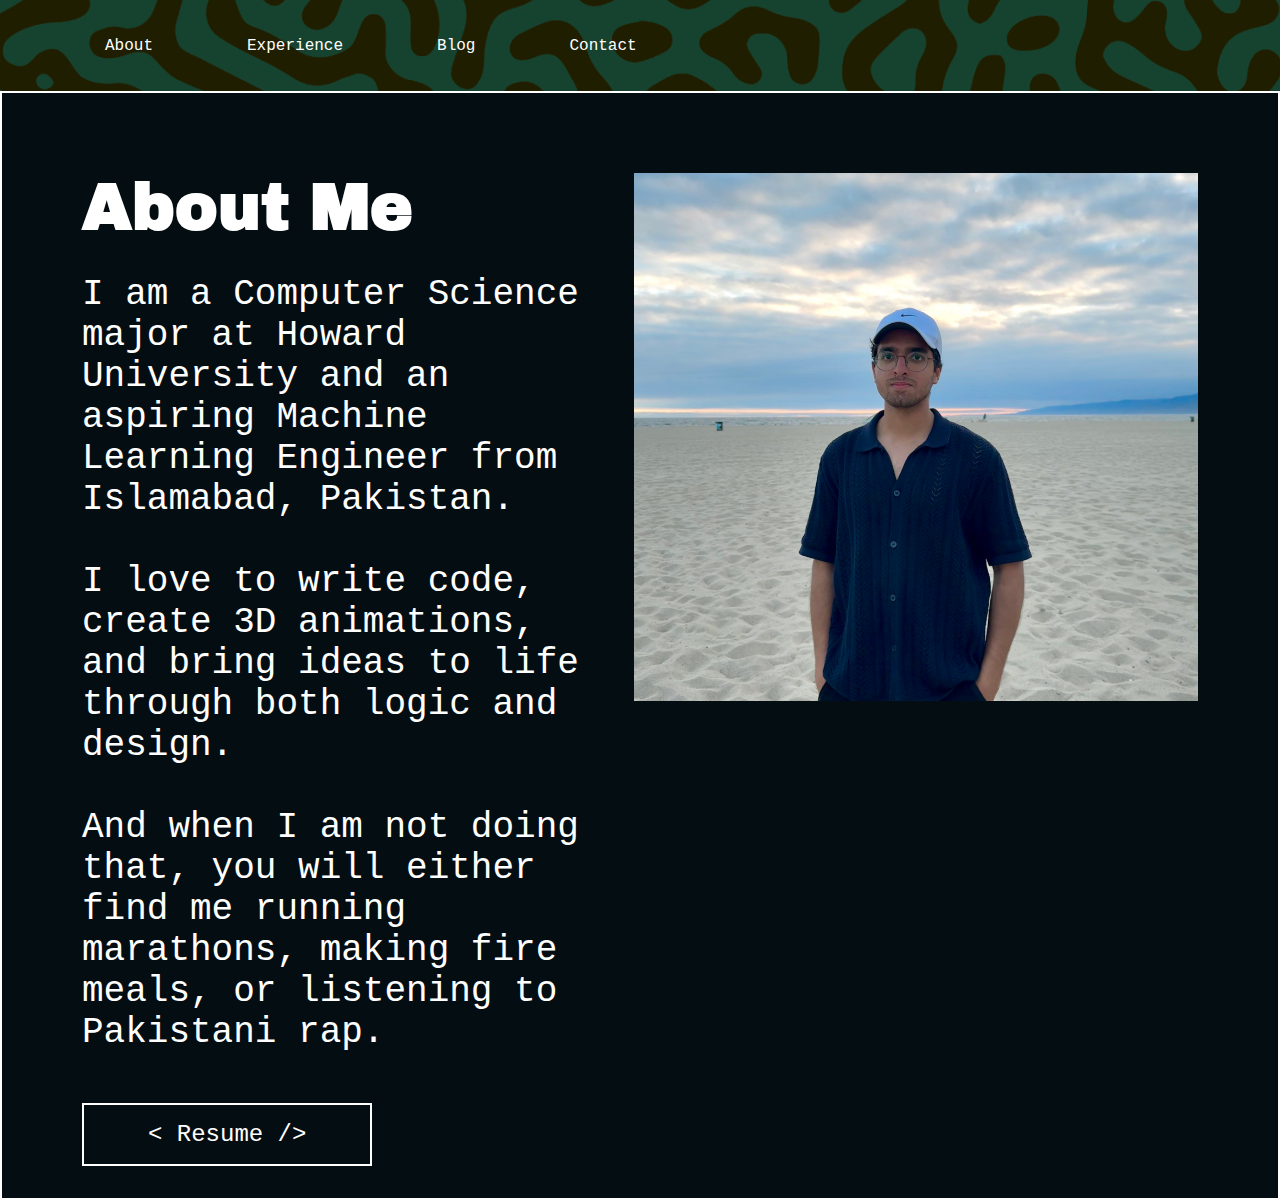
<file: about.html>
<!DOCTYPE html>
<html lang="en">
<head>
    <meta charset="UTF-8">
    <meta name="viewport" content="width=device-width, initial-scale=1.0">
    <link rel="stylesheet" href="styles.css">
    <title>About - Nafay</title>
</head>
<body>
    <!-- Header (Navigation Bar) -->
    <header>
        <div class="header-content">
            <div class="header-text">
                <ul>
                    <li><a href="about.html">About</a></li>
                    <!-- <li><a href="projects.html">Projects</a></li> -->
                    <li><a href="work.html">Experience</a></li>
                    <li><a href="essays.html">Blog</a></li>
                    <li><a href="contact.html">Contact</a></li>

                </ul>
            </div>
        </div>
    </header>

    <!-- About Section -->
    <section id="about" class="second">

        <div class="second-box">
            <div class="center-box">
            <div class="hero">
                <div class="hero-text">
                    <h1 style="font-size: 4rem;">About Me</h1>
                    <h2 style="margin-left: 0rem; margin-top: 2rem; margin-right: 2rem;" >
                        I am a Computer Science major at Howard University and an aspiring Machine Learning Engineer from Islamabad, Pakistan. <br><br> 
                        I love to write code, create 3D animations, and bring ideas to life through both logic and design. <br><br> 
                        And when I am not doing that, you will either find me running marathons, making fire meals, or listening to Pakistani rap.
                     </h2>
                     <button onclick="window.open('https://drive.google.com/file/d/1s7chyFBc22gHdslK_Ze8qJPeIGTl3c7P/view?usp=sharing');" class="hero-button">&lt; Resume /&gt;</button>
                </div>
                <div>
                    <img class="header-graphic" src="IMG_4845 (2).jpg" alt="Image cannot be displayed">
                </div>
            </div>
            

        </div>
    </div>
</file>
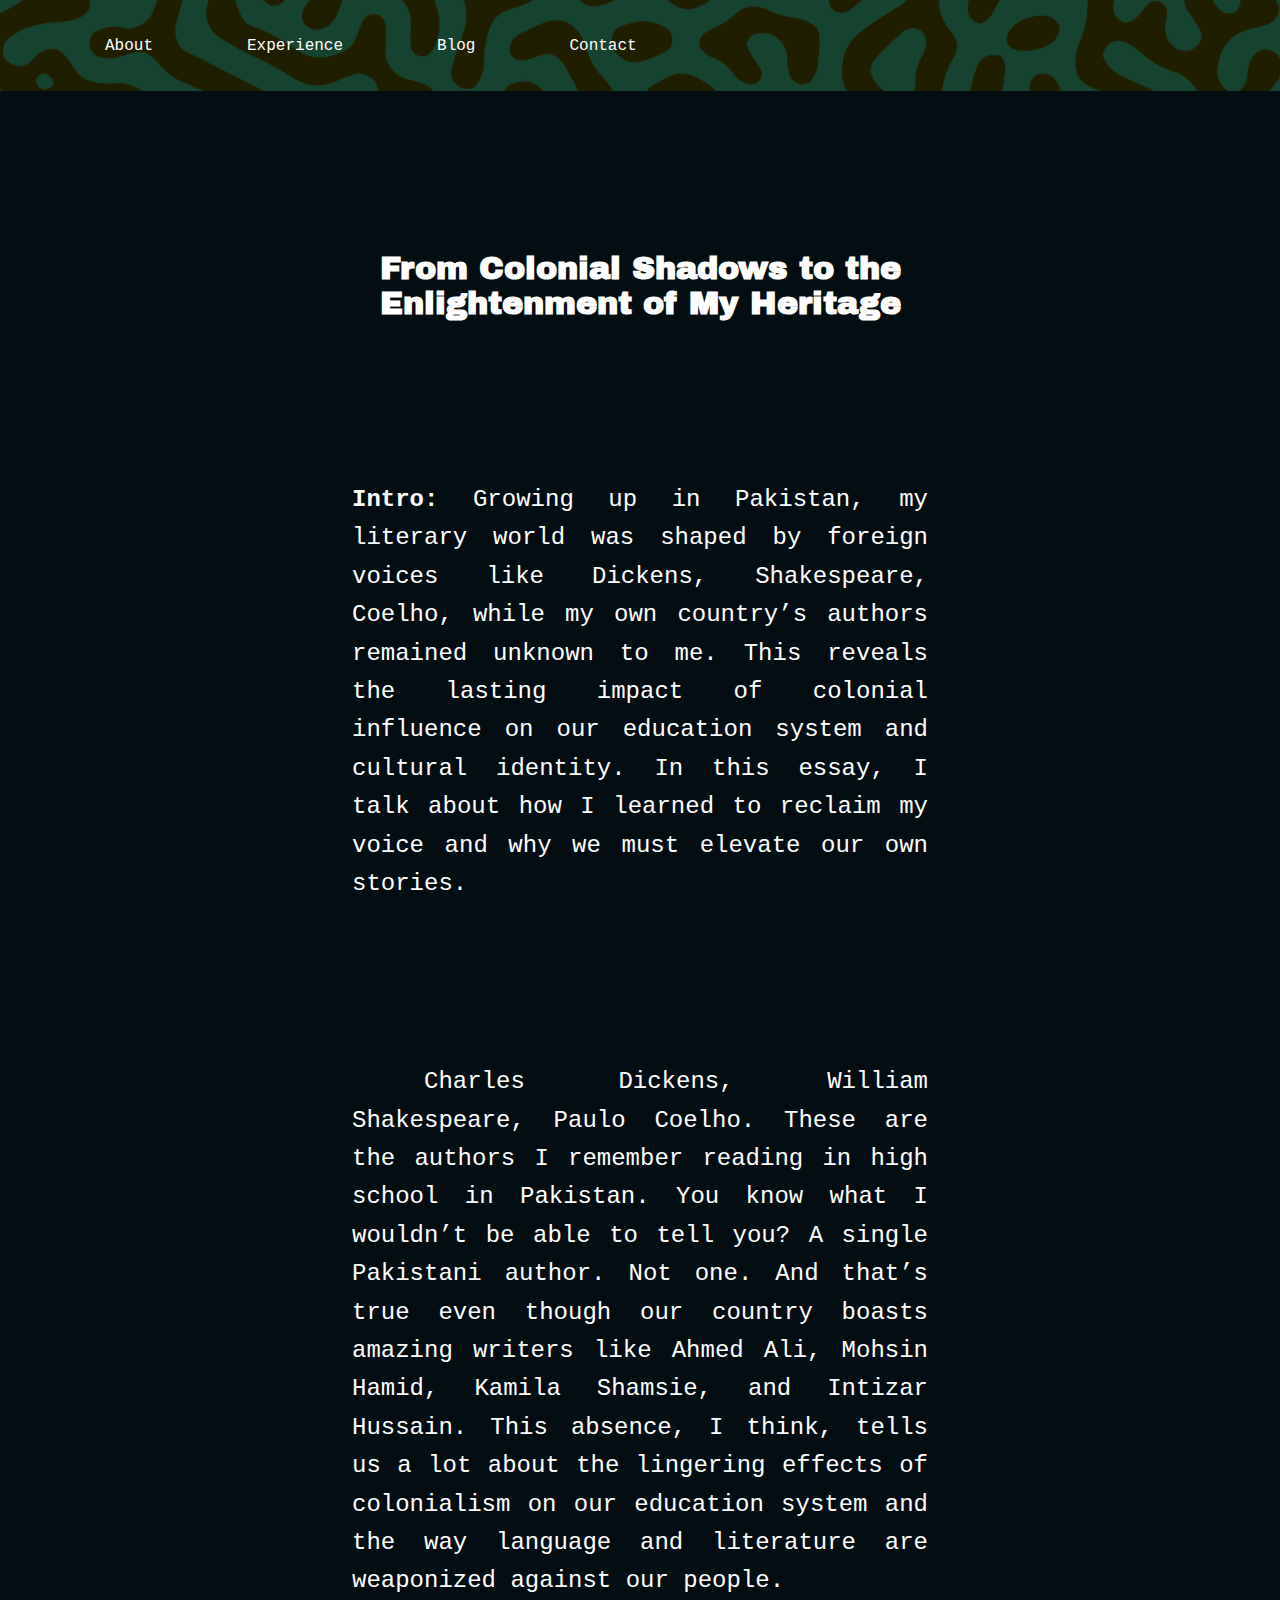
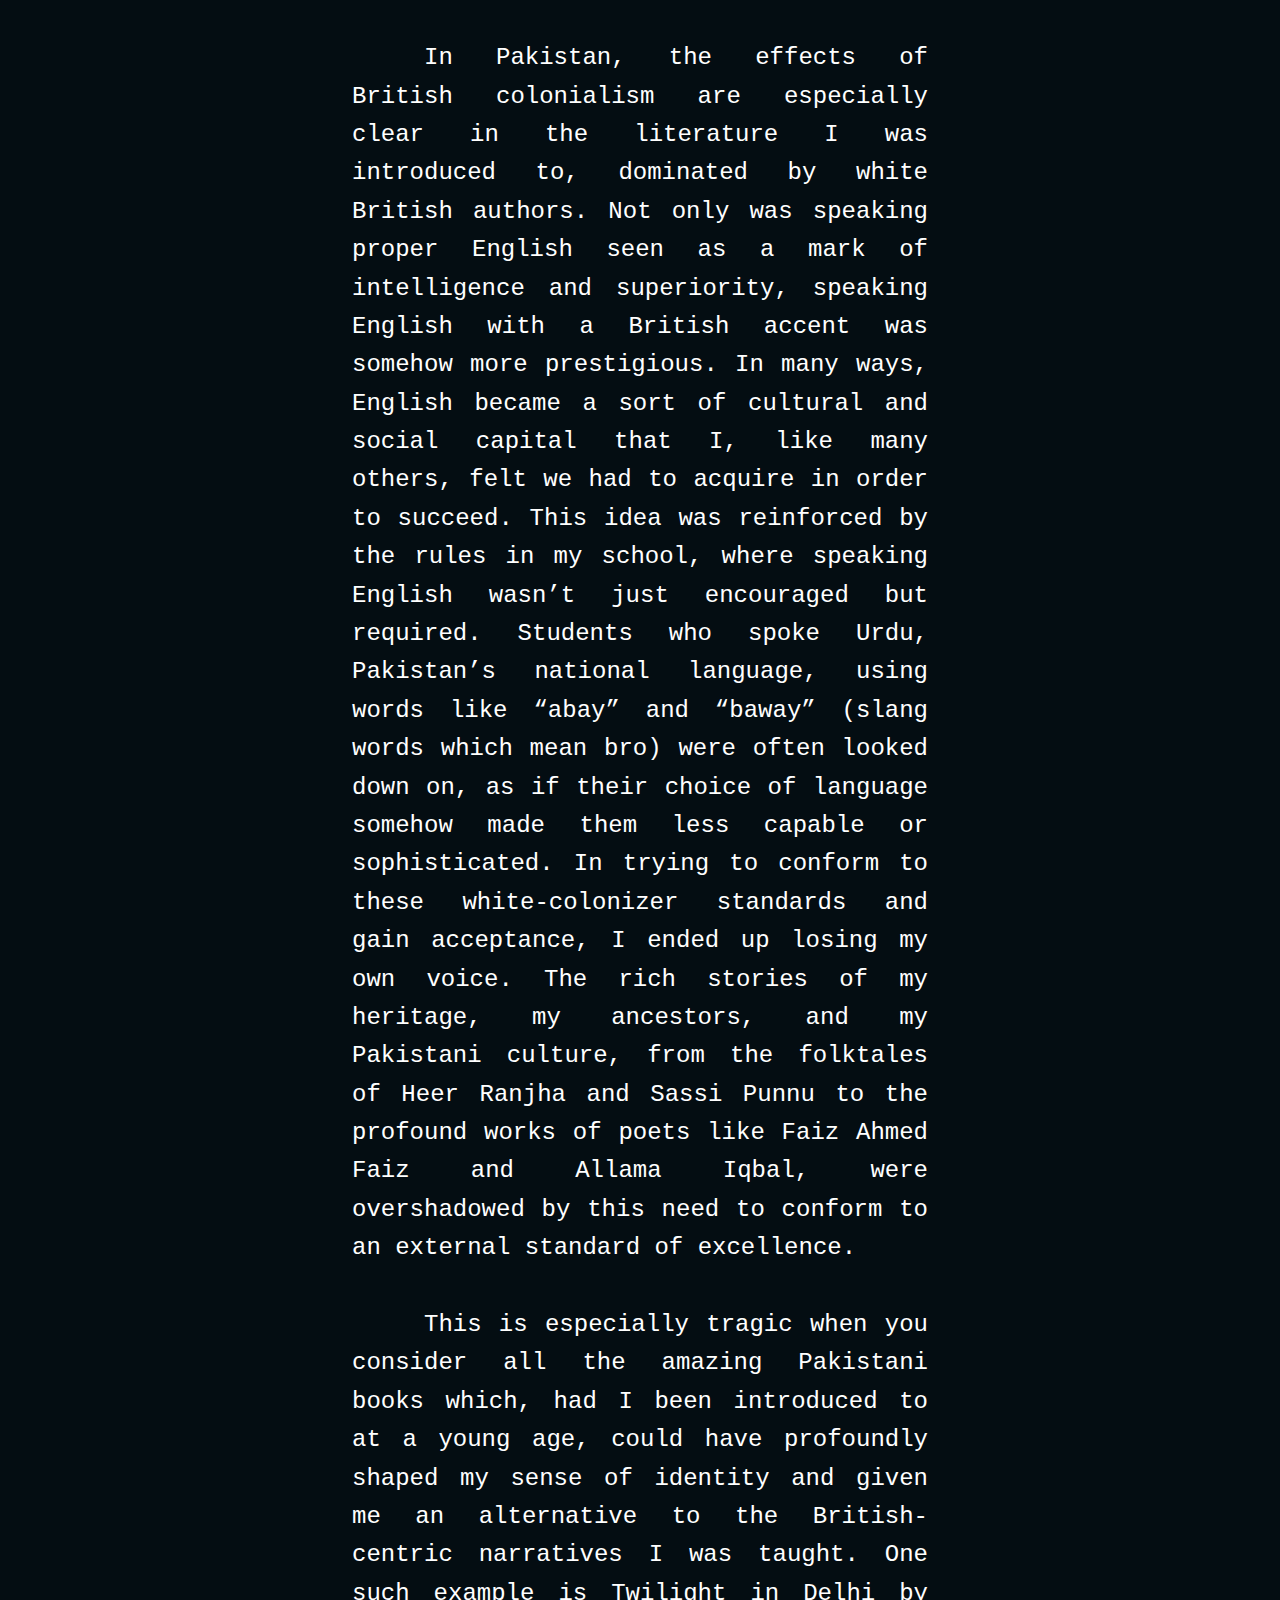
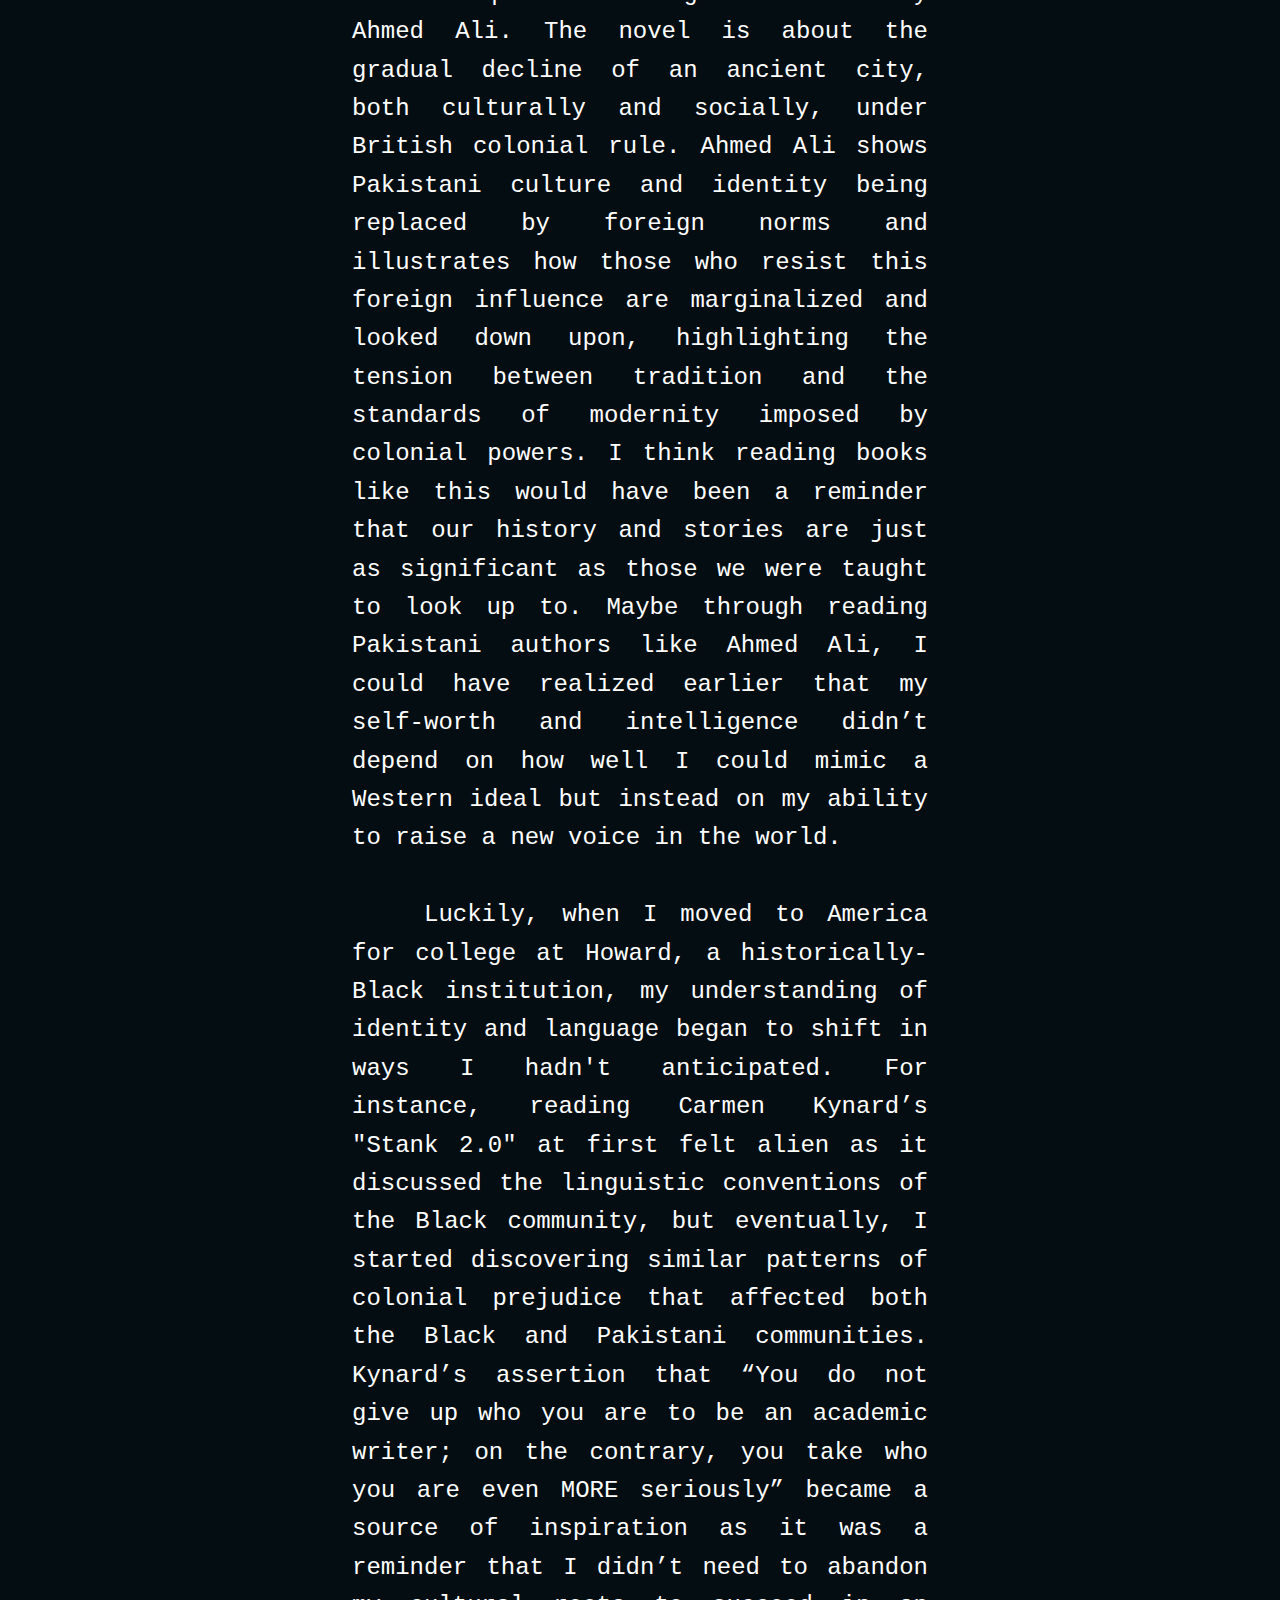
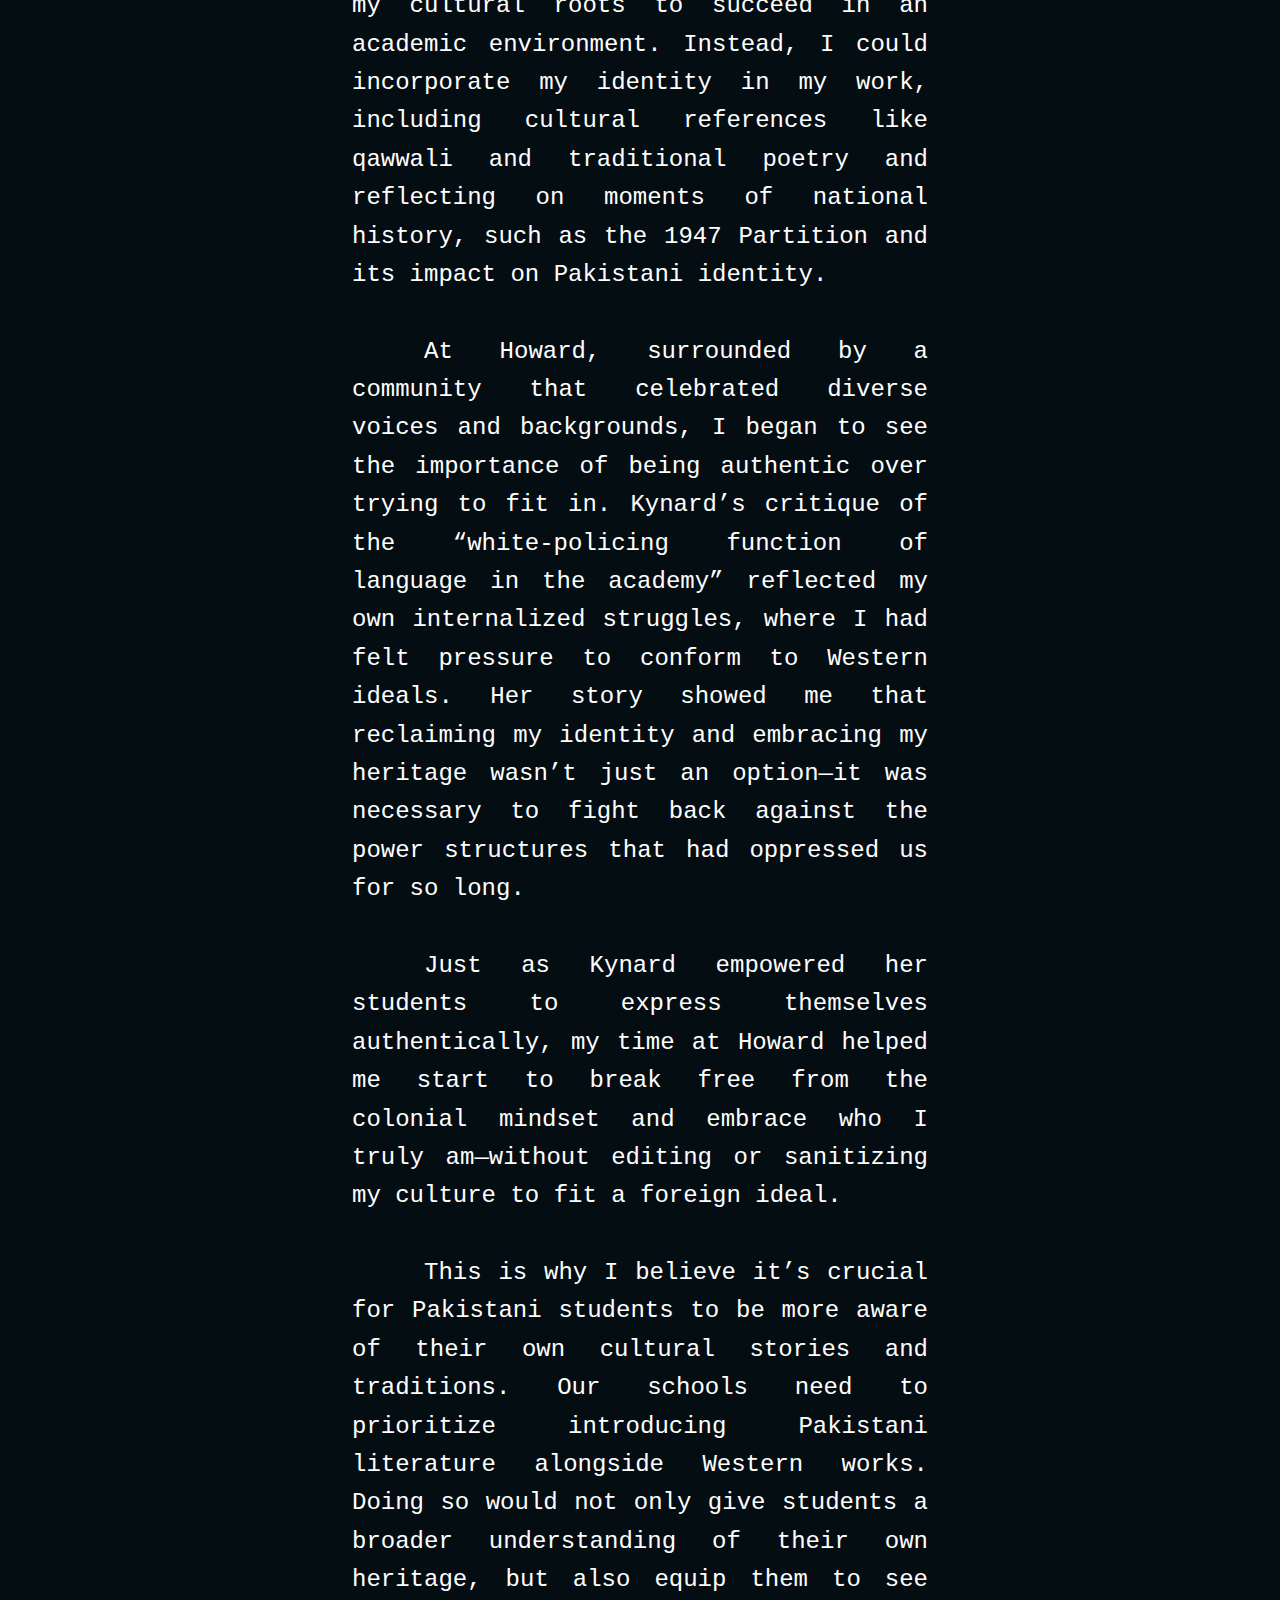
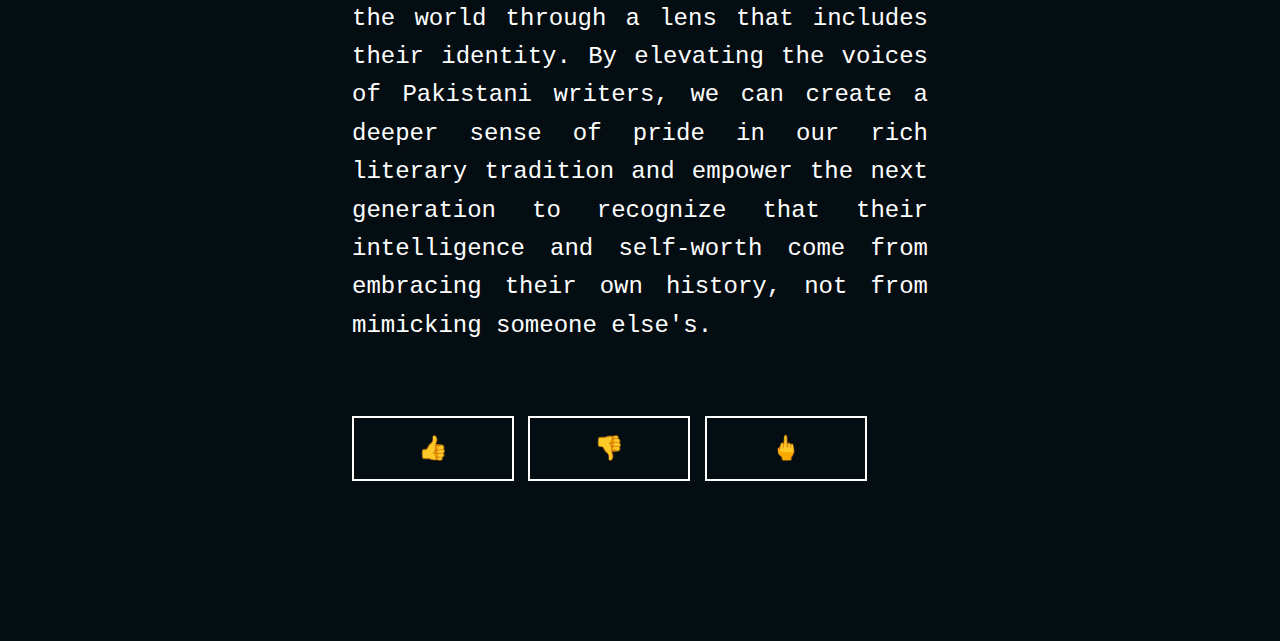
<file: essay1.html>
<!DOCTYPE html>
<html lang="en">
<head>
    <meta charset="UTF-8">
    <meta name="viewport" content="width=device-width, initial-scale=1.0">
    <link rel="stylesheet" href="styles.css">
    <title>Essay</title>
</head>

<header>
    <div class="header-content">
        <div class="header-text">
            <ul>
                <li><a href="about.html">About</a></li>
                    <!-- <li><a href="projects.html">Projects</a></li> -->
                    <li><a href="work.html">Experience</a></li>
                    <li><a href="essays.html">Blog</a></li>
                    <li><a href="contact.html">Contact</a></li>
            </ul>
        </div>
    </div>
</header>
<body>
    <section class="essay-content">
        <h1>From Colonial Shadows to the Enlightenment of My Heritage</h1>

        <p><b>Intro: </b>Growing up in Pakistan, my literary world was shaped by foreign voices like Dickens, Shakespeare, Coelho, while my own country’s authors remained unknown to me. This reveals the lasting impact of colonial influence on our education system and cultural identity. In this essay, I talk about how I learned to reclaim my voice and why we must elevate our own stories.</p>
        <p> &emsp;&emsp;&emsp;Charles Dickens, William Shakespeare, Paulo Coelho. These are the authors I remember reading in high school in Pakistan. You know what I wouldn’t be able to tell you? A single Pakistani author. Not one. And that’s true even though our country boasts amazing writers like Ahmed Ali, Mohsin Hamid, Kamila Shamsie, and Intizar Hussain. This absence, I think, tells us a lot about the lingering effects of colonialism on our education system and the way language and literature are weaponized against our people. <br> <br>
            &emsp;&emsp;&emsp;In Pakistan, the effects of British colonialism are especially clear in the literature I was introduced to, dominated by white British authors. Not only was speaking proper English seen as a mark of intelligence and superiority, speaking English with a British accent was somehow more prestigious. In many ways, English became a sort of cultural and social capital that I, like many others, felt we had to acquire in order to succeed. This idea was reinforced by the rules in my school, where speaking English wasn’t just encouraged but required. Students who spoke Urdu, Pakistan’s national language, using words like “abay” and “baway” (slang words which mean bro) were often looked down on, as if their choice of language somehow made them less capable or sophisticated. In trying to conform to these white-colonizer standards and gain acceptance, I ended up losing my own voice. The rich stories of my heritage, my ancestors, and my Pakistani culture, from the folktales of Heer Ranjha and Sassi Punnu to the profound works of poets like Faiz Ahmed Faiz and Allama Iqbal, were overshadowed by this need to conform to an external standard of excellence. <br> <br>
            &emsp;&emsp;&emsp;This is especially tragic when you consider all the amazing Pakistani books which, had I been introduced to at a young age, could have profoundly shaped my sense of identity and given me an alternative to the British-centric narratives I was taught. One such example is Twilight in Delhi by Ahmed Ali. The novel is about the gradual decline of an ancient city, both culturally and socially, under British colonial rule. Ahmed Ali shows Pakistani culture and identity being replaced by foreign norms and illustrates how those who resist this foreign influence are marginalized and looked down upon, highlighting the tension between tradition and the standards of modernity imposed by colonial powers. I think reading books like this would have been a reminder that our history and stories are just as significant as those we were taught to look up to. Maybe through reading Pakistani authors like Ahmed Ali, I could have realized earlier that my self-worth and intelligence didn’t depend on how well I could mimic a Western ideal but instead on my ability to raise a new voice in the world. <br> <br>
            &emsp;&emsp;&emsp;Luckily, when I moved to America for college at Howard, a historically-Black institution, my understanding of identity and language began to shift in ways I hadn't anticipated. For instance, reading Carmen Kynard’s "Stank 2.0" at first felt alien as it discussed the linguistic conventions of the Black community, but eventually, I started discovering similar patterns of colonial prejudice that affected both the Black and Pakistani communities. Kynard’s assertion that “You do not give up who you are to be an academic writer; on the contrary, you take who you are even MORE seriously” became a source of inspiration as it was a reminder that I didn’t need to abandon my cultural roots to succeed in an academic environment. Instead, I could incorporate my identity in my work, including cultural references like qawwali and traditional poetry and reflecting on moments of national history, such as the 1947 Partition and its impact on Pakistani identity. <br> <br>
            &emsp;&emsp;&emsp;At Howard, surrounded by a community that celebrated diverse voices and backgrounds, I began to see the importance of being authentic over trying to fit in. Kynard’s critique of the “white-policing function of language in the academy” reflected my own internalized struggles, where I had felt pressure to conform to Western ideals. Her story showed me that reclaiming my identity and embracing my heritage wasn’t just an option—it was necessary to fight back against the power structures that had oppressed us for so long. <br> <br>
            &emsp;&emsp;&emsp;Just as Kynard empowered her students to express themselves authentically, my time at Howard helped me start to break free from the colonial mindset and embrace  who I truly am—without editing or sanitizing my culture to fit a foreign ideal.  <br> <br>
            &emsp;&emsp;&emsp;This is why I believe it’s crucial for Pakistani students to be more aware of their own cultural stories and traditions. Our schools need to prioritize introducing Pakistani literature alongside Western works. Doing so would not only give students a broader understanding of their own heritage, but also equip them to see the world through a lens that includes their identity. By elevating the voices of Pakistani writers, we can create a deeper sense of pride in our rich literary tradition and empower the next generation to recognize that their intelligence and self-worth come from embracing their own history, not from mimicking someone else's. <br> <br>
            <button class="hero-button">👍</button>
            <button class="hero-button">👎</button>
            <button class="hero-button">🖕</button>
        </p>
        
    </section>

    <style>
        h1 {
            font-size: 2rem;
            margin: 10rem 20rem;
            text-align: center;
        }
        p {
            margin: 0rem 22rem;
            margin-bottom: 10rem;
            text-align: justify;
            line-height: 1.6;
        }
    </style>
    <script src="script.js"></script>


</body>
</html>
</file>
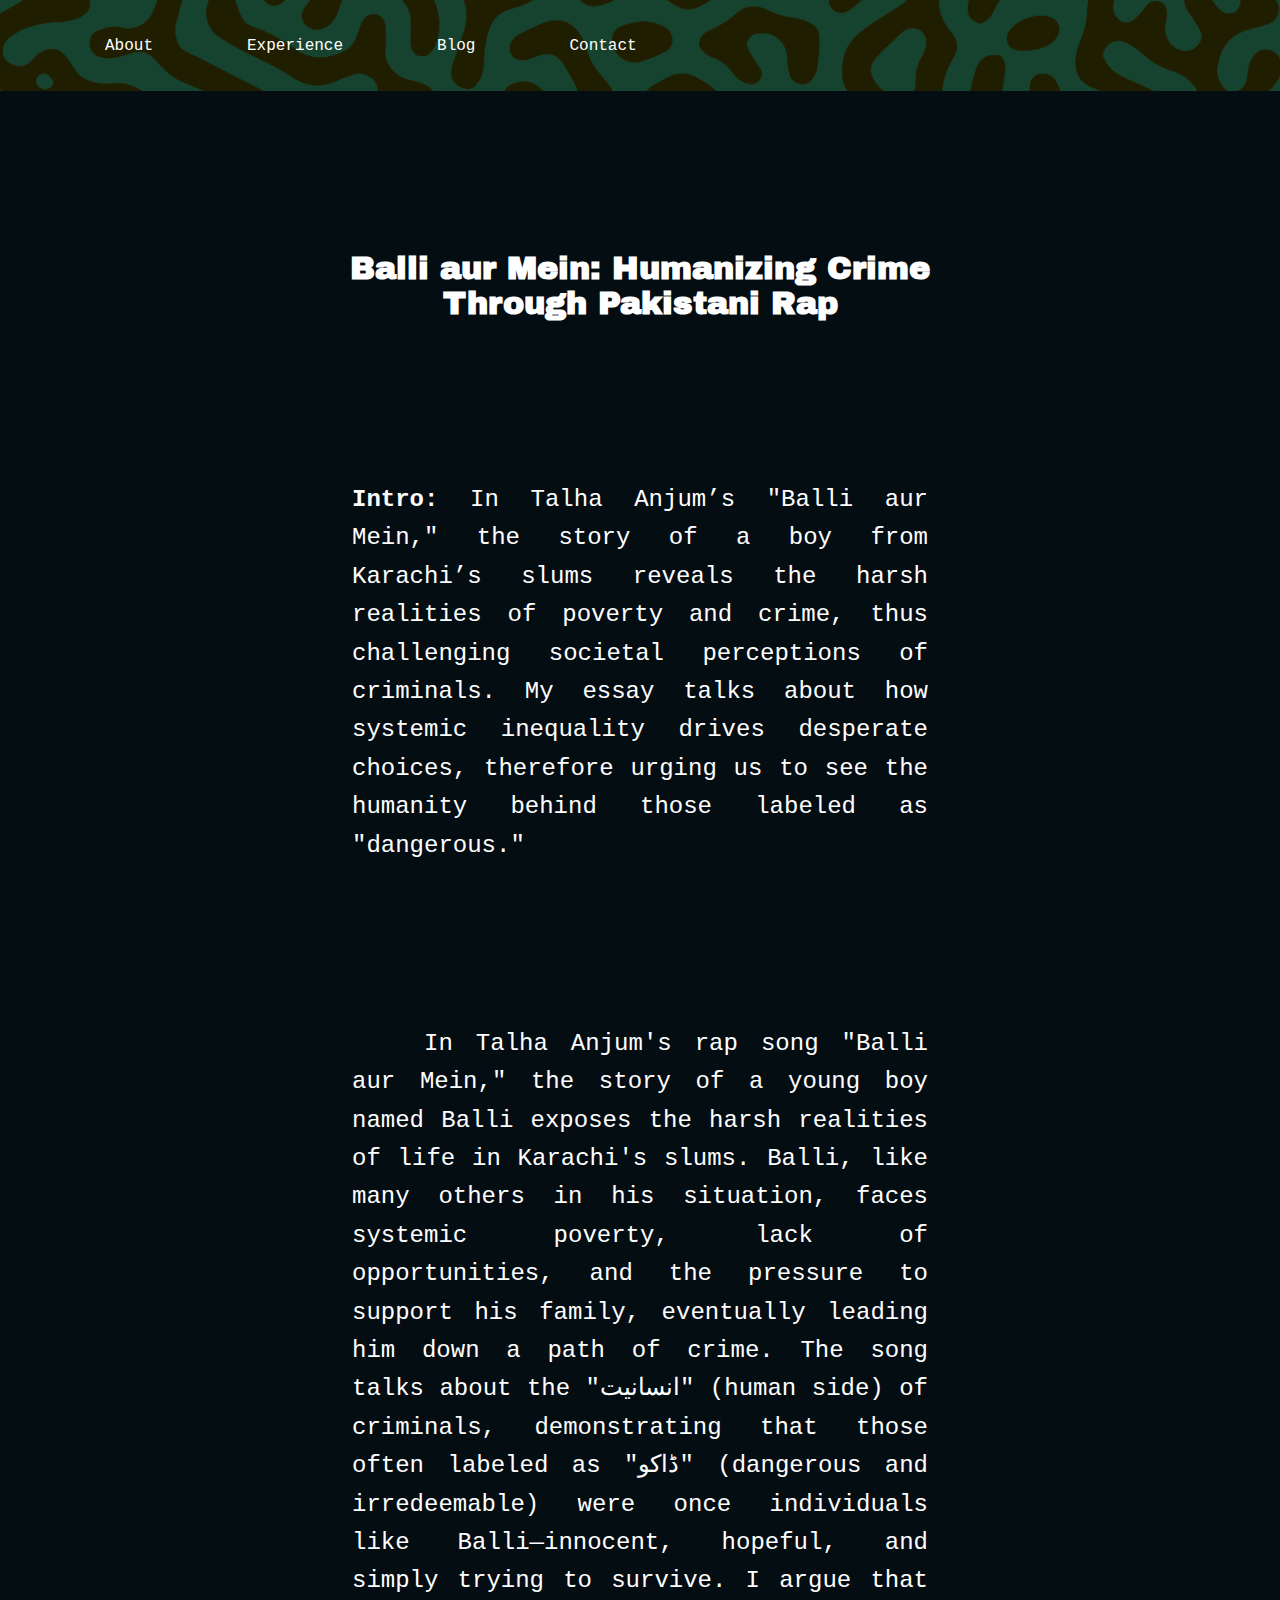
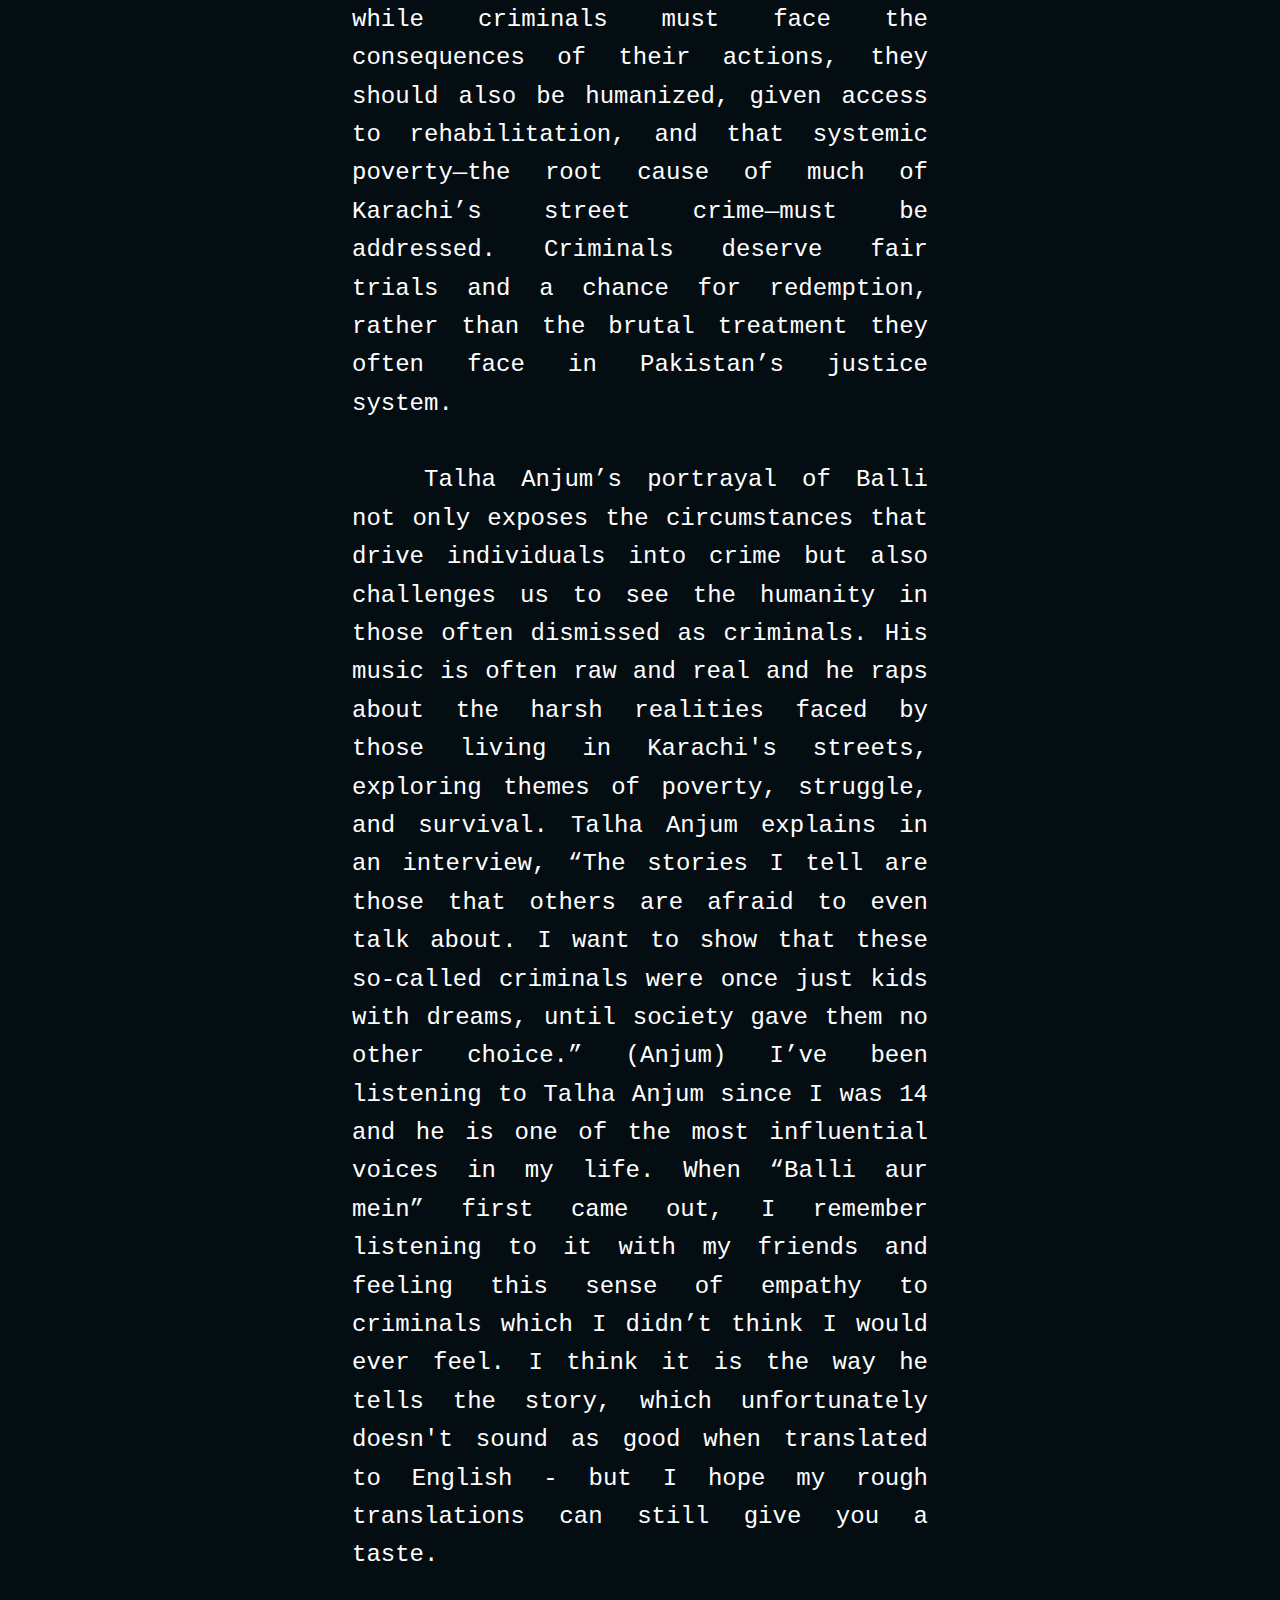
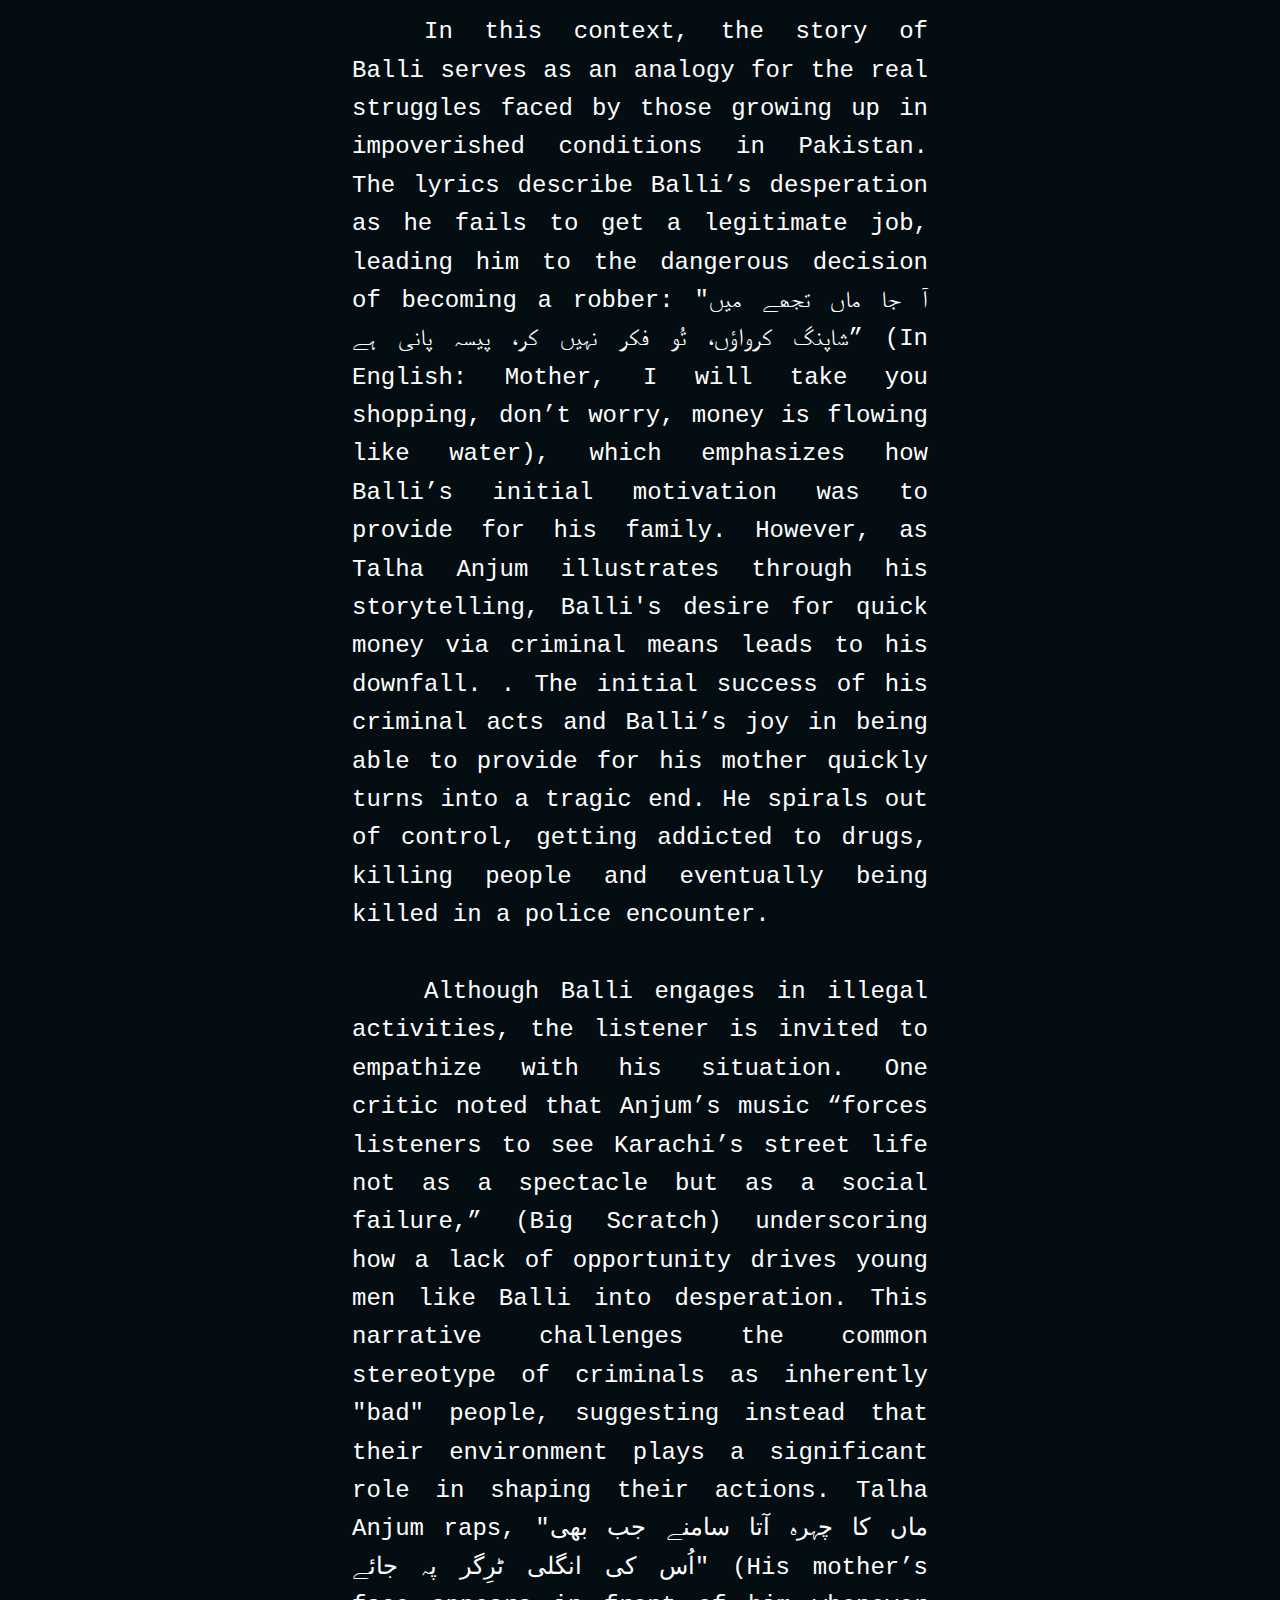
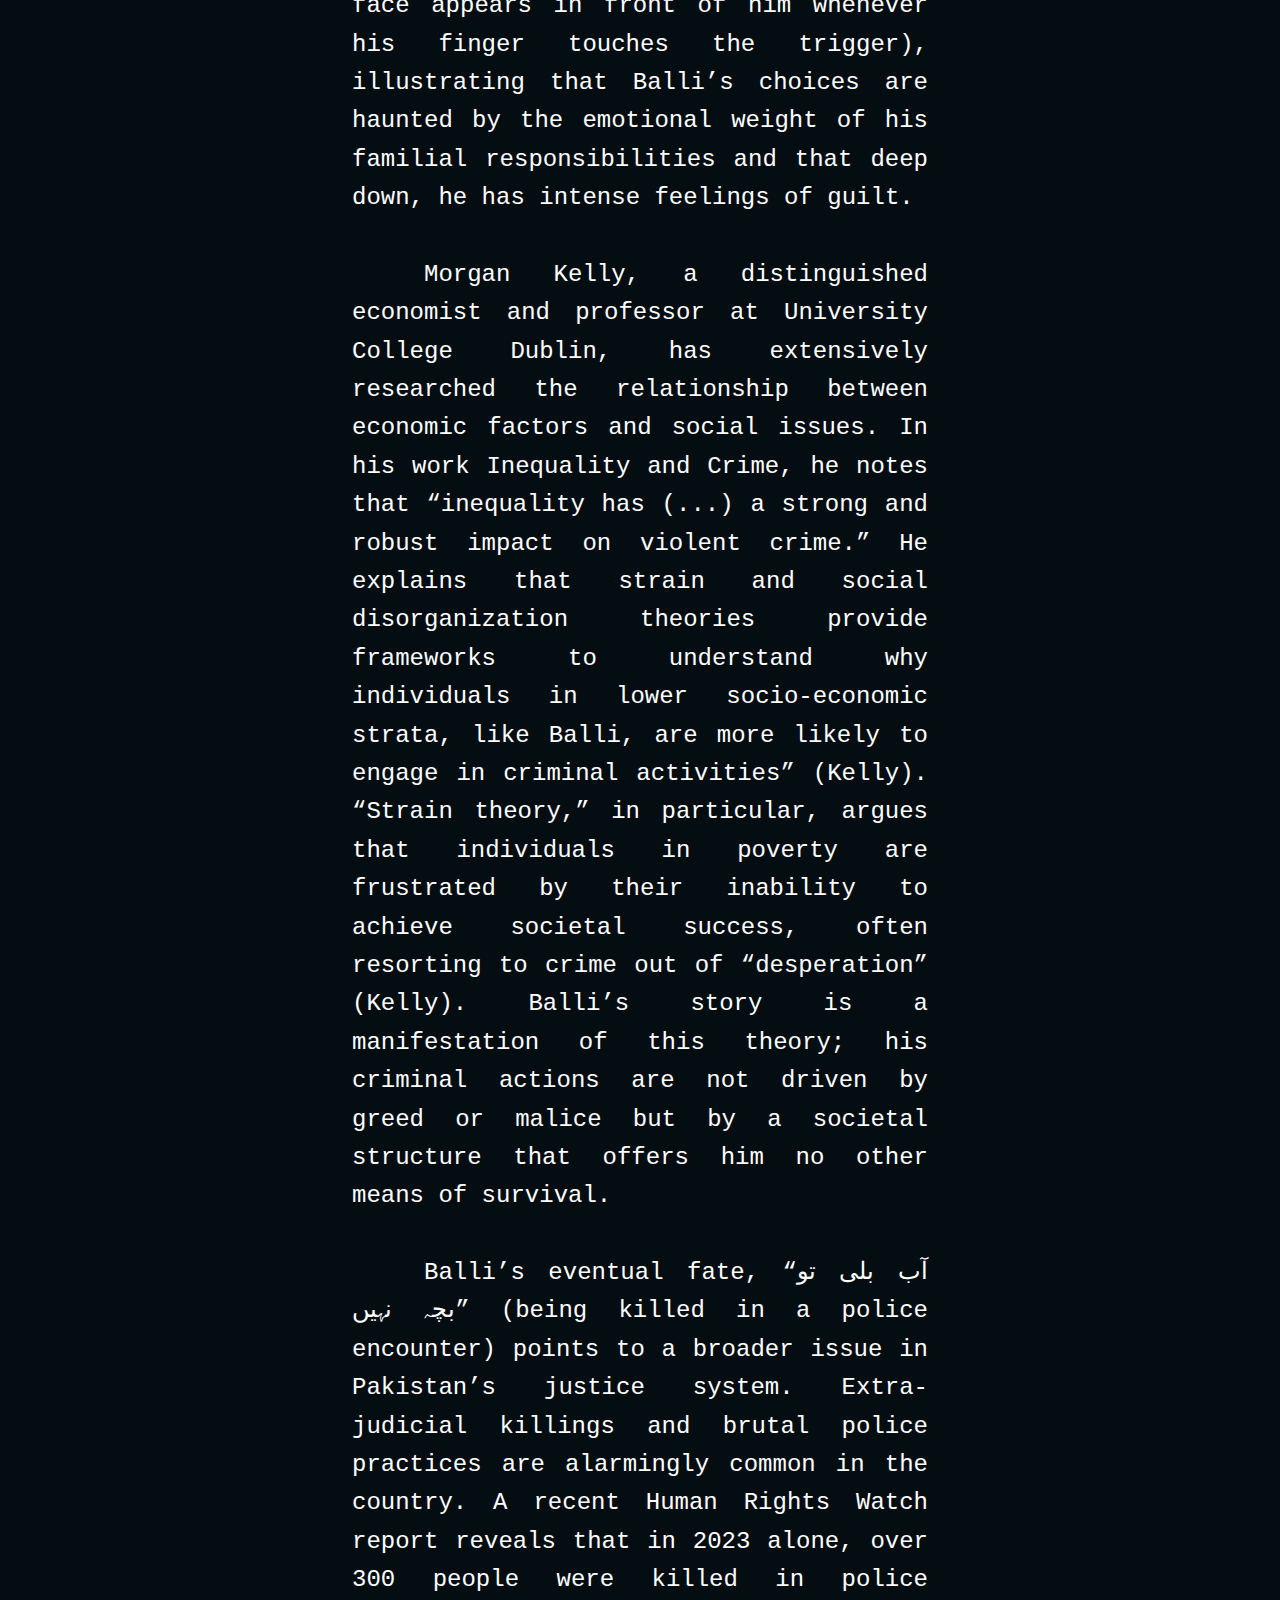
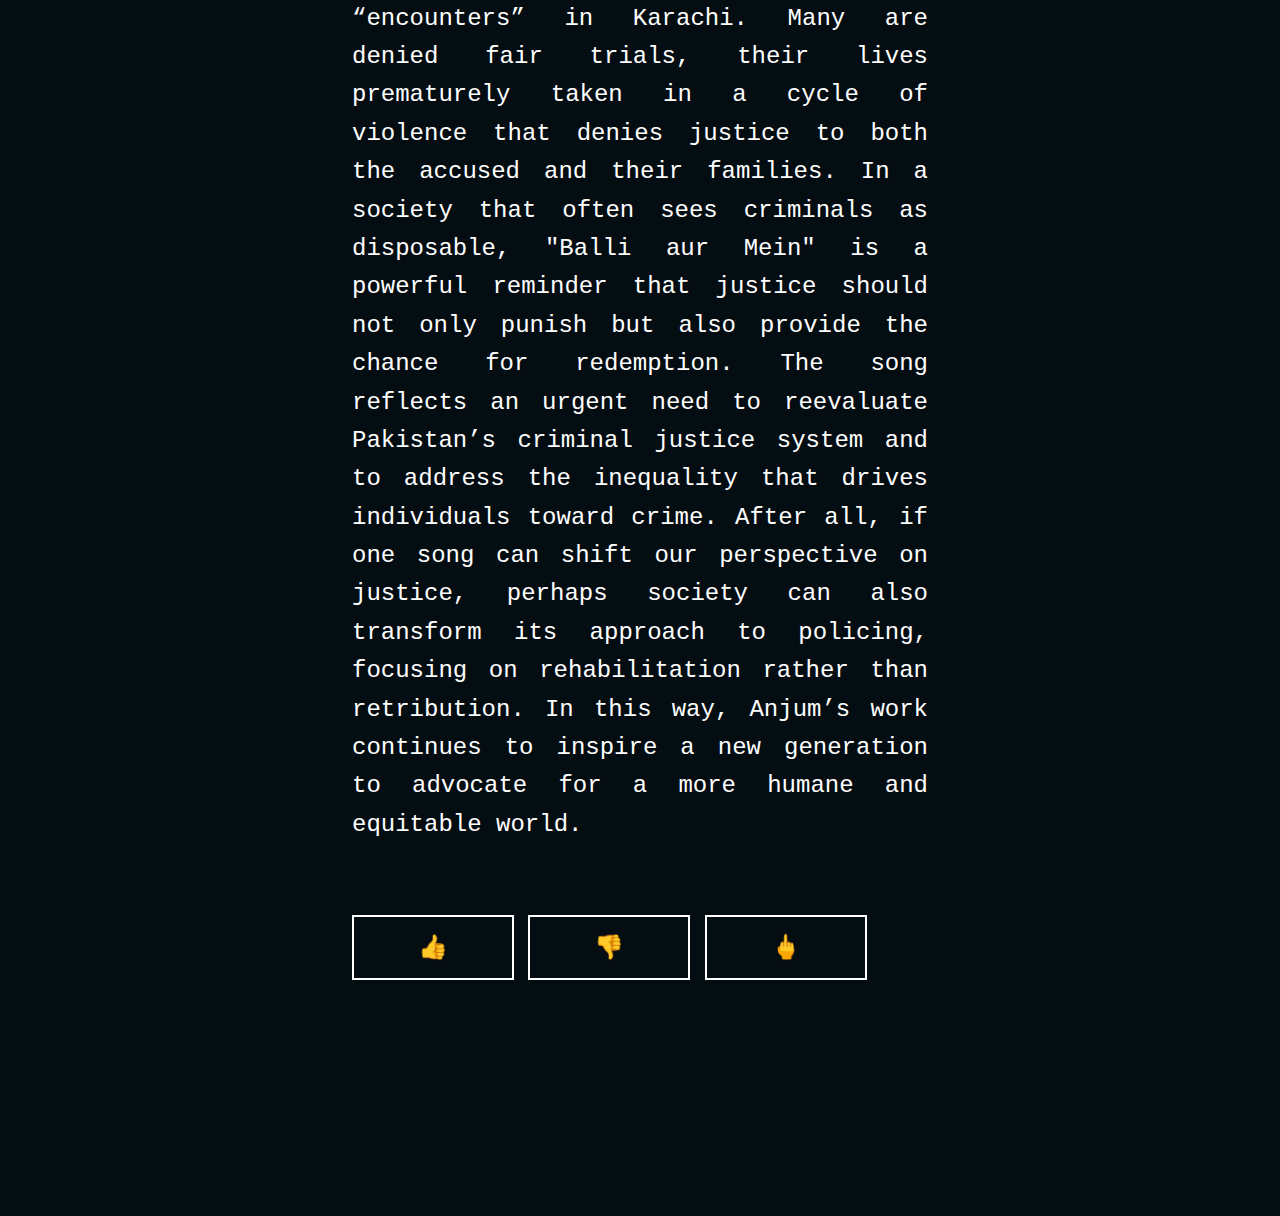
<file: essay2.html>
<!DOCTYPE html>
<html lang="en">
<head>
    <meta charset="UTF-8">
    <meta name="viewport" content="width=device-width, initial-scale=1.0">
    <link rel="stylesheet" href="styles.css">
    <title>Essay</title>
</head>

<header>
    <div class="header-content">
        <div class="header-text">
            <ul>
                <li><a href="about.html">About</a></li>
                    <!-- <li><a href="projects.html">Projects</a></li> -->
                    <li><a href="work.html">Experience</a></li>
                    <li><a href="essays.html">Blog</a></li>
                    <li><a href="contact.html">Contact</a></li>
            </ul>
        </div>
    </div>
</header>
<body>
    <section class="essay-content">
        <h1>Balli aur Mein: Humanizing Crime Through Pakistani Rap</h1>

        <p><b>Intro: </b>In Talha Anjum’s "Balli aur Mein," the story of a boy from Karachi’s slums reveals the harsh realities of poverty and crime, thus challenging societal perceptions of criminals. My essay talks about how systemic inequality drives desperate choices, therefore urging us to see the humanity behind those labeled as "dangerous."</p>

        <p> &emsp;&emsp;&emsp;In Talha Anjum's rap song "Balli aur Mein," the story of a young boy named Balli exposes the harsh realities of life in Karachi's slums. Balli, like many others in his situation, faces systemic poverty, lack of opportunities, and the pressure to support his family, eventually leading him down a path of crime. The song talks about the "انسانیت" (human side) of criminals, demonstrating that those often labeled as "ڈاکو" (dangerous and irredeemable) were once individuals like Balli—innocent, hopeful, and simply trying to survive. I argue that while criminals must face the consequences of their actions, they should also be humanized, given access to rehabilitation, and that systemic poverty—the root cause of much of Karachi’s street crime—must be addressed. Criminals deserve fair trials and a chance for redemption, rather than the brutal treatment they often face in Pakistan’s justice system.<br> <br>
            &emsp;&emsp;&emsp;Talha Anjum’s portrayal of Balli not only exposes the circumstances that drive individuals into crime but also challenges us to see the humanity in those often dismissed as criminals. His music is often raw and real and he raps about the harsh realities faced by those living in Karachi's streets, exploring themes of poverty, struggle, and survival. Talha Anjum explains in an interview, “The stories I tell are those that others are afraid to even talk about. I want to show that these so-called criminals were once just kids with dreams, until society gave them no other choice.” (Anjum) I’ve been listening to Talha Anjum since I was 14 and he is one of the most influential voices in my life. When “Balli aur mein” first came out, I remember listening to it with my friends and feeling this sense of empathy to criminals which I didn’t think I would ever feel. I think it is the way he tells the story, which unfortunately doesn't sound as good when translated to English - but I hope my rough translations can still give you a taste.            <br> <br>
            &emsp;&emsp;&emsp;In this context, the story of Balli serves as an analogy for the real struggles faced by those growing up in impoverished conditions in Pakistan. The lyrics describe Balli’s desperation as he fails to get a legitimate job, leading him to the dangerous decision of becoming a robber: "آ جا ماں تجھے میں شاپنگ کرواؤں، تُو فکر نہیں کر، پیسہ پانی ہے” (In English: Mother, I will take you shopping, don’t worry, money is flowing like water), which emphasizes how Balli’s initial motivation was to provide for his family. However, as Talha Anjum illustrates through his storytelling, Balli's desire for quick money via criminal means leads to his downfall. . The initial success of his criminal acts and Balli’s joy in being able to provide for his mother quickly turns into a tragic end. He spirals out of control, getting addicted to drugs, killing people and eventually being killed in a police encounter.            <br> <br>
            &emsp;&emsp;&emsp;Although Balli engages in illegal activities, the listener is invited to empathize with his situation. One critic noted that Anjum’s music “forces listeners to see Karachi’s street life not as a spectacle but as a social failure,”  (Big Scratch) underscoring how a lack of opportunity drives young men like Balli into desperation. This narrative challenges the common stereotype of criminals as inherently "bad" people, suggesting instead that their environment plays a significant role in shaping their actions. Talha Anjum raps, "ماں کا چہرہ آتا سامنے جب بھی اُس کی انگلی ٹرِگر پہ جائے" (His mother’s face appears in front of him whenever his finger touches the trigger), illustrating that Balli’s choices are haunted by the emotional weight of his familial responsibilities and that deep down, he has intense feelings of guilt.            <br> <br>
            &emsp;&emsp;&emsp;Morgan Kelly, a distinguished economist and professor at University College Dublin, has extensively researched the relationship between economic factors and social issues. In his work Inequality and Crime, he notes that “inequality has (...) a strong and robust impact on violent crime.” He explains that strain and social disorganization theories provide frameworks to understand why individuals in lower socio-economic strata, like Balli, are more likely to engage in criminal activities​” (Kelly). “Strain theory,” in particular, argues that individuals in poverty are frustrated by their inability to achieve societal success, often resorting to crime out of “desperation”​ (Kelly). Balli’s story is a manifestation of this theory; his criminal actions are not driven by greed or malice but by a societal structure that offers him no other means of survival.            <br> <br>
            &emsp;&emsp;&emsp;Balli’s eventual fate, “آب بلی تو بچہ نہیں” (being killed in a police encounter) points to a broader issue in Pakistan’s justice system. Extra-judicial killings and brutal police practices are alarmingly common in the country. A recent Human Rights Watch report reveals that in 2023 alone, over 300 people were killed in police “encounters” in Karachi. Many are denied fair trials, their lives prematurely taken in a cycle of violence that denies justice to both the accused and their families. In a society that often sees criminals as disposable, "Balli aur Mein" is a powerful reminder that justice should not only punish but also provide the chance for redemption. The song reflects an urgent need to reevaluate Pakistan’s criminal justice system and to address the inequality that drives individuals toward crime. After all, if one song can shift our perspective on justice, perhaps society can also transform its approach to policing, focusing on rehabilitation rather than retribution. In this way, Anjum’s work continues to inspire a new generation to advocate for a more humane and equitable world.            <br> <br>
            <button class="hero-button">👍</button>
            <button class="hero-button">👎</button>
            <button class="hero-button">🖕</button>
        </p>
        
    </section>

    <style>
        h1 {
            font-size: 2rem;
            margin: 10rem 20rem;
            text-align: center;
        }
        p {
            margin: 0rem 22rem;
            margin-bottom: 10rem;
            text-align: justify;
            line-height: 1.6;
        }
    </style>
    <script src="script.js"></script>


</body>
</html>
</file>
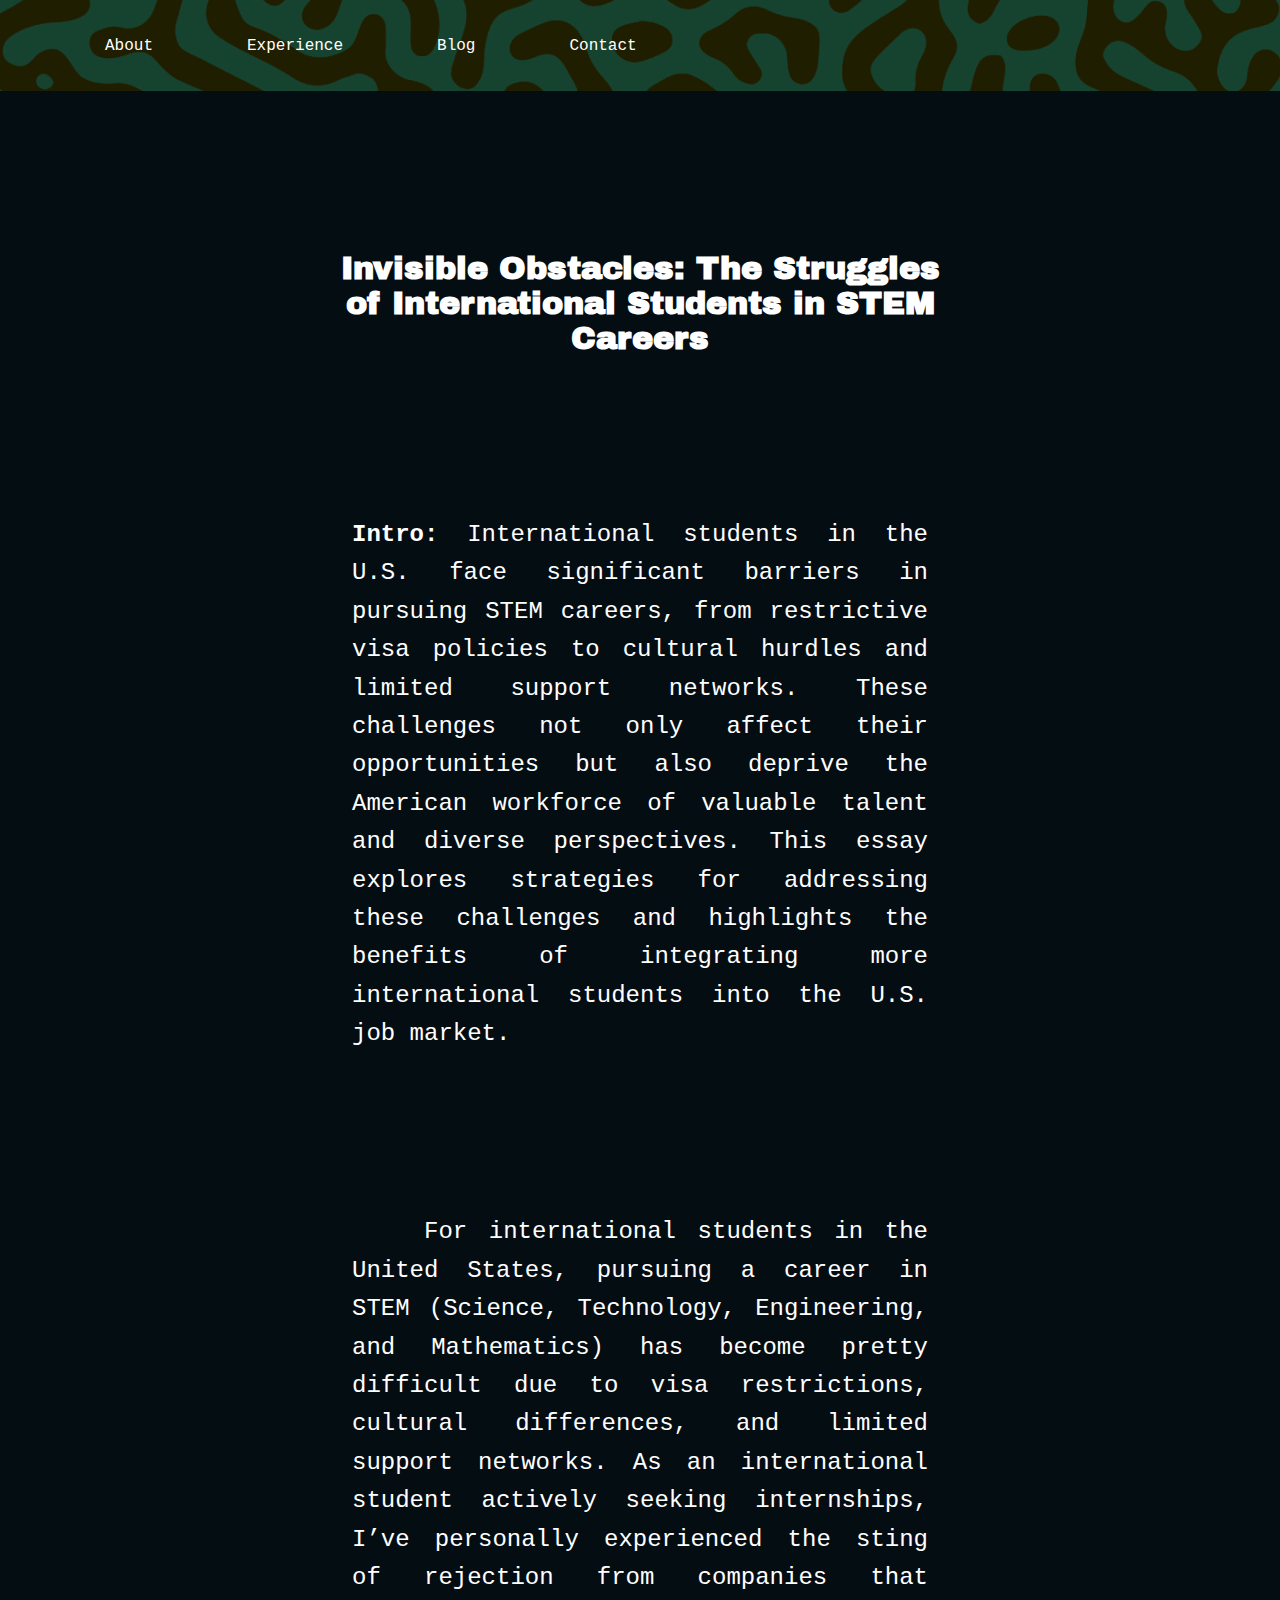
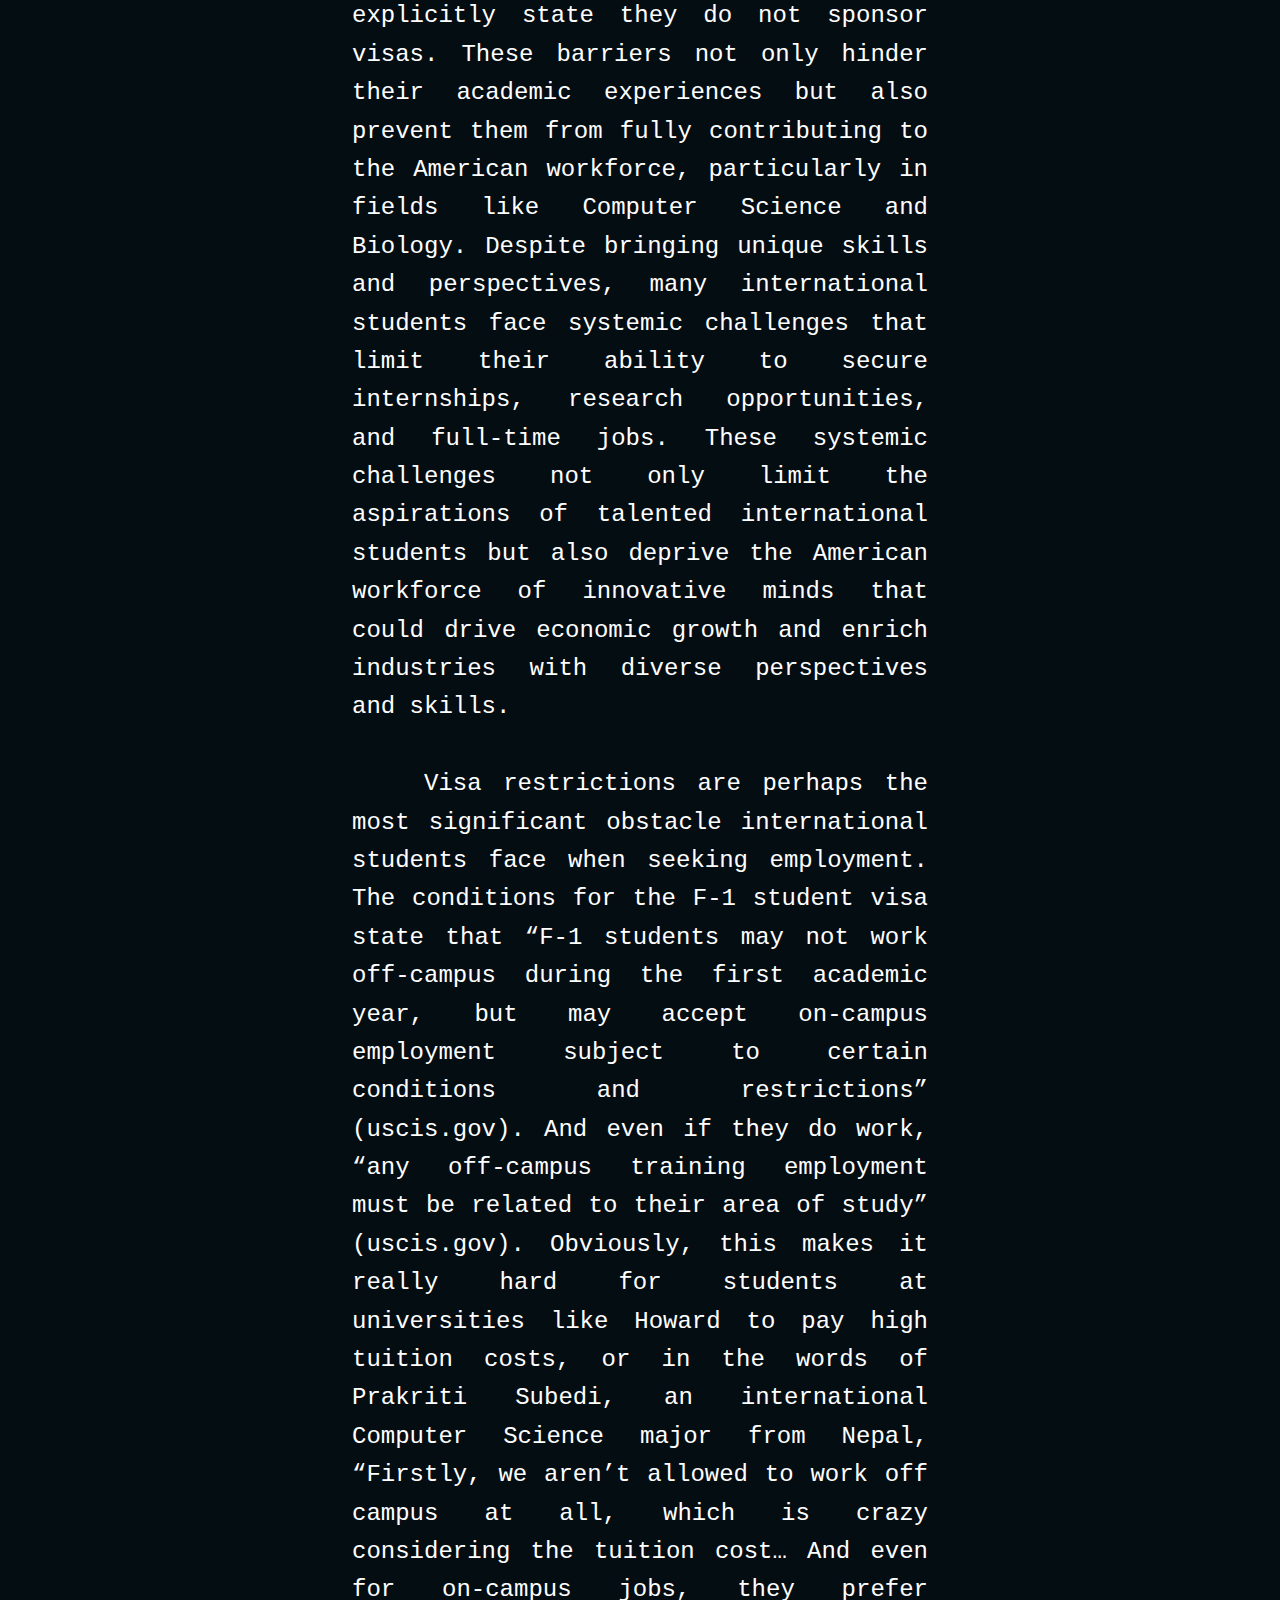
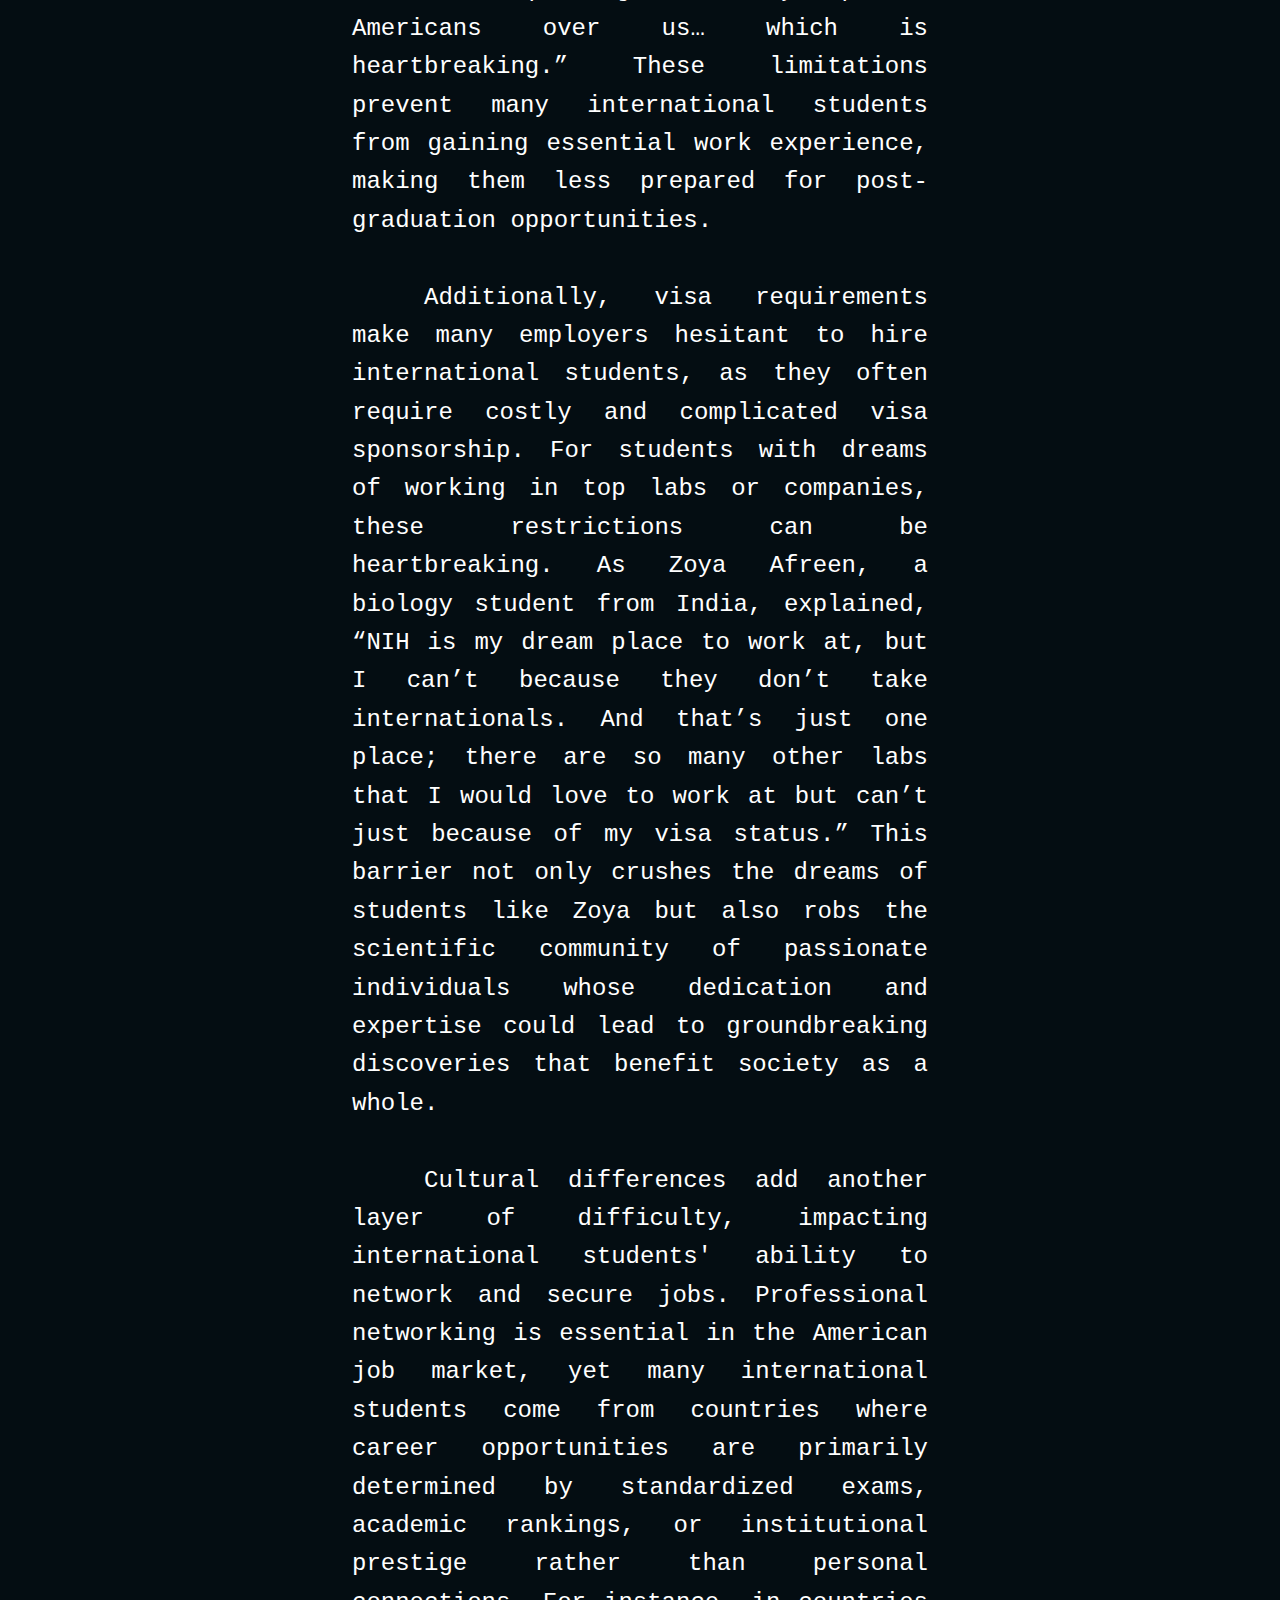
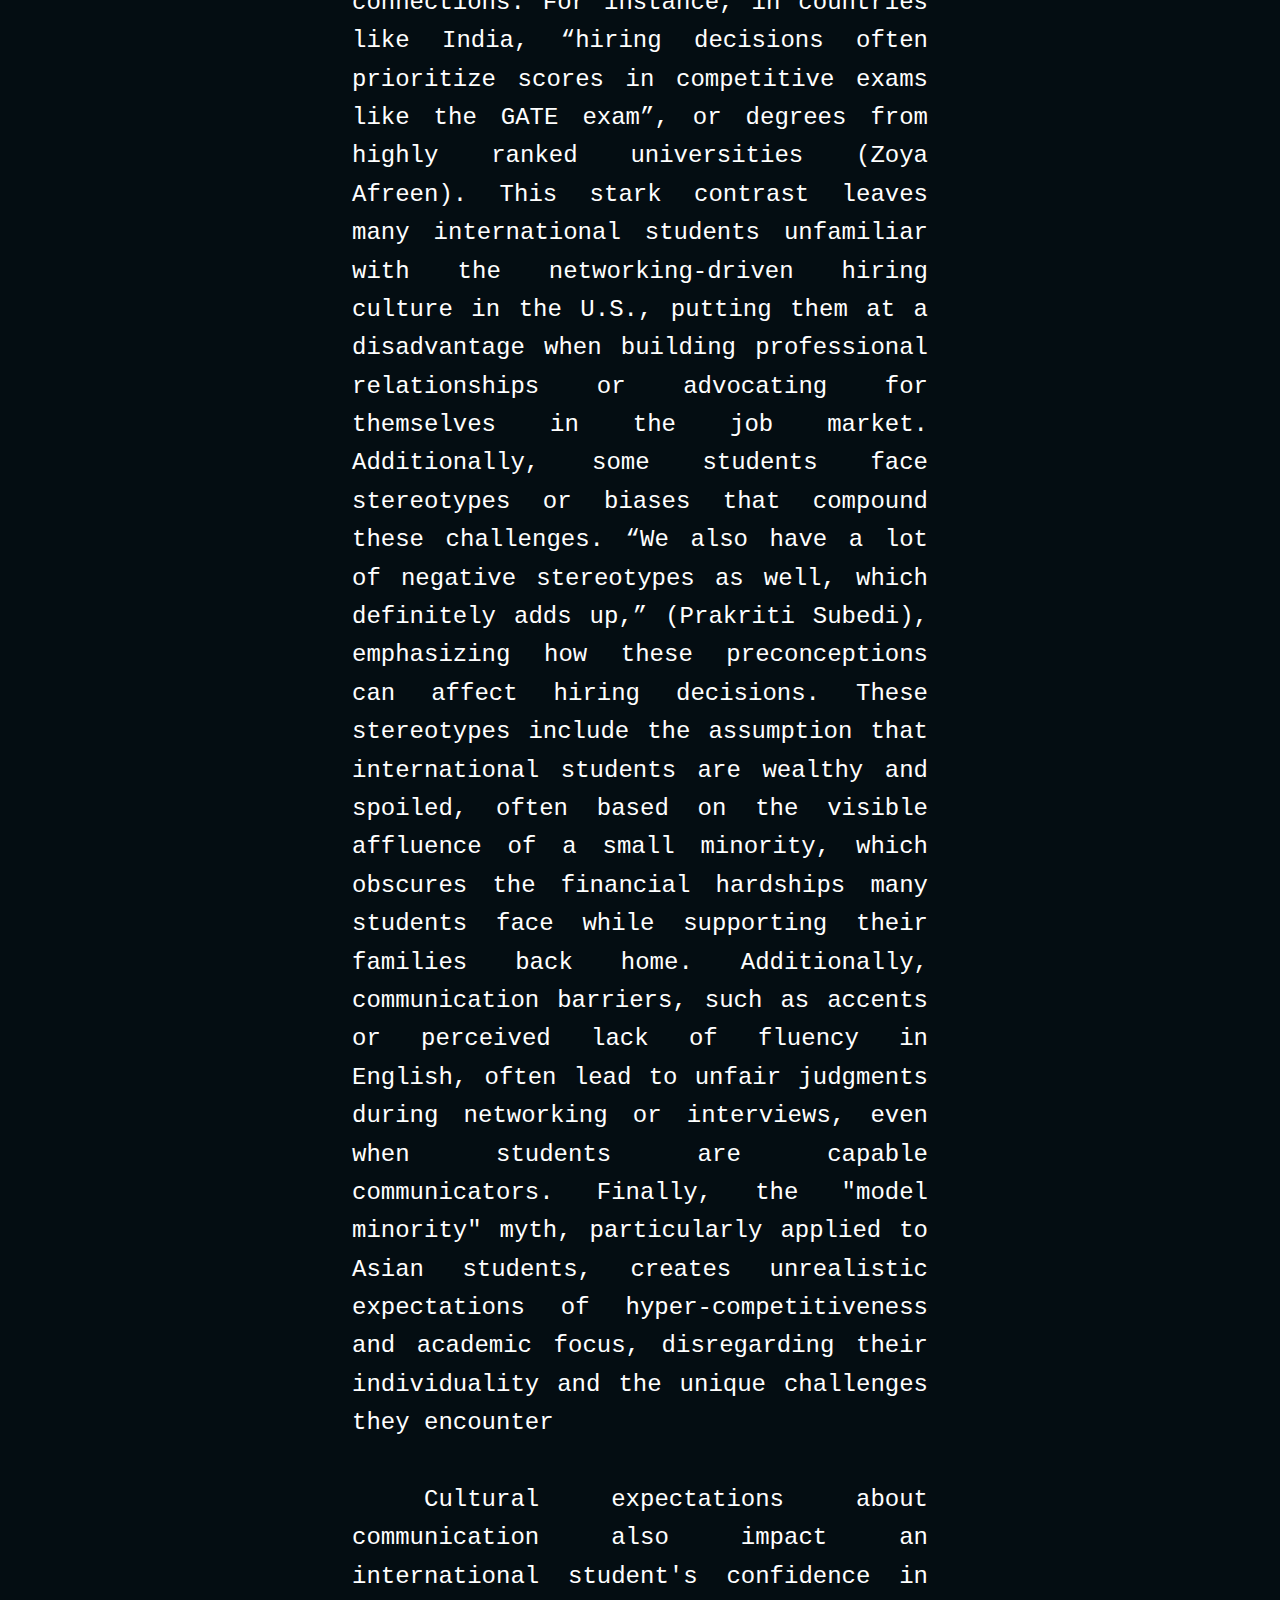
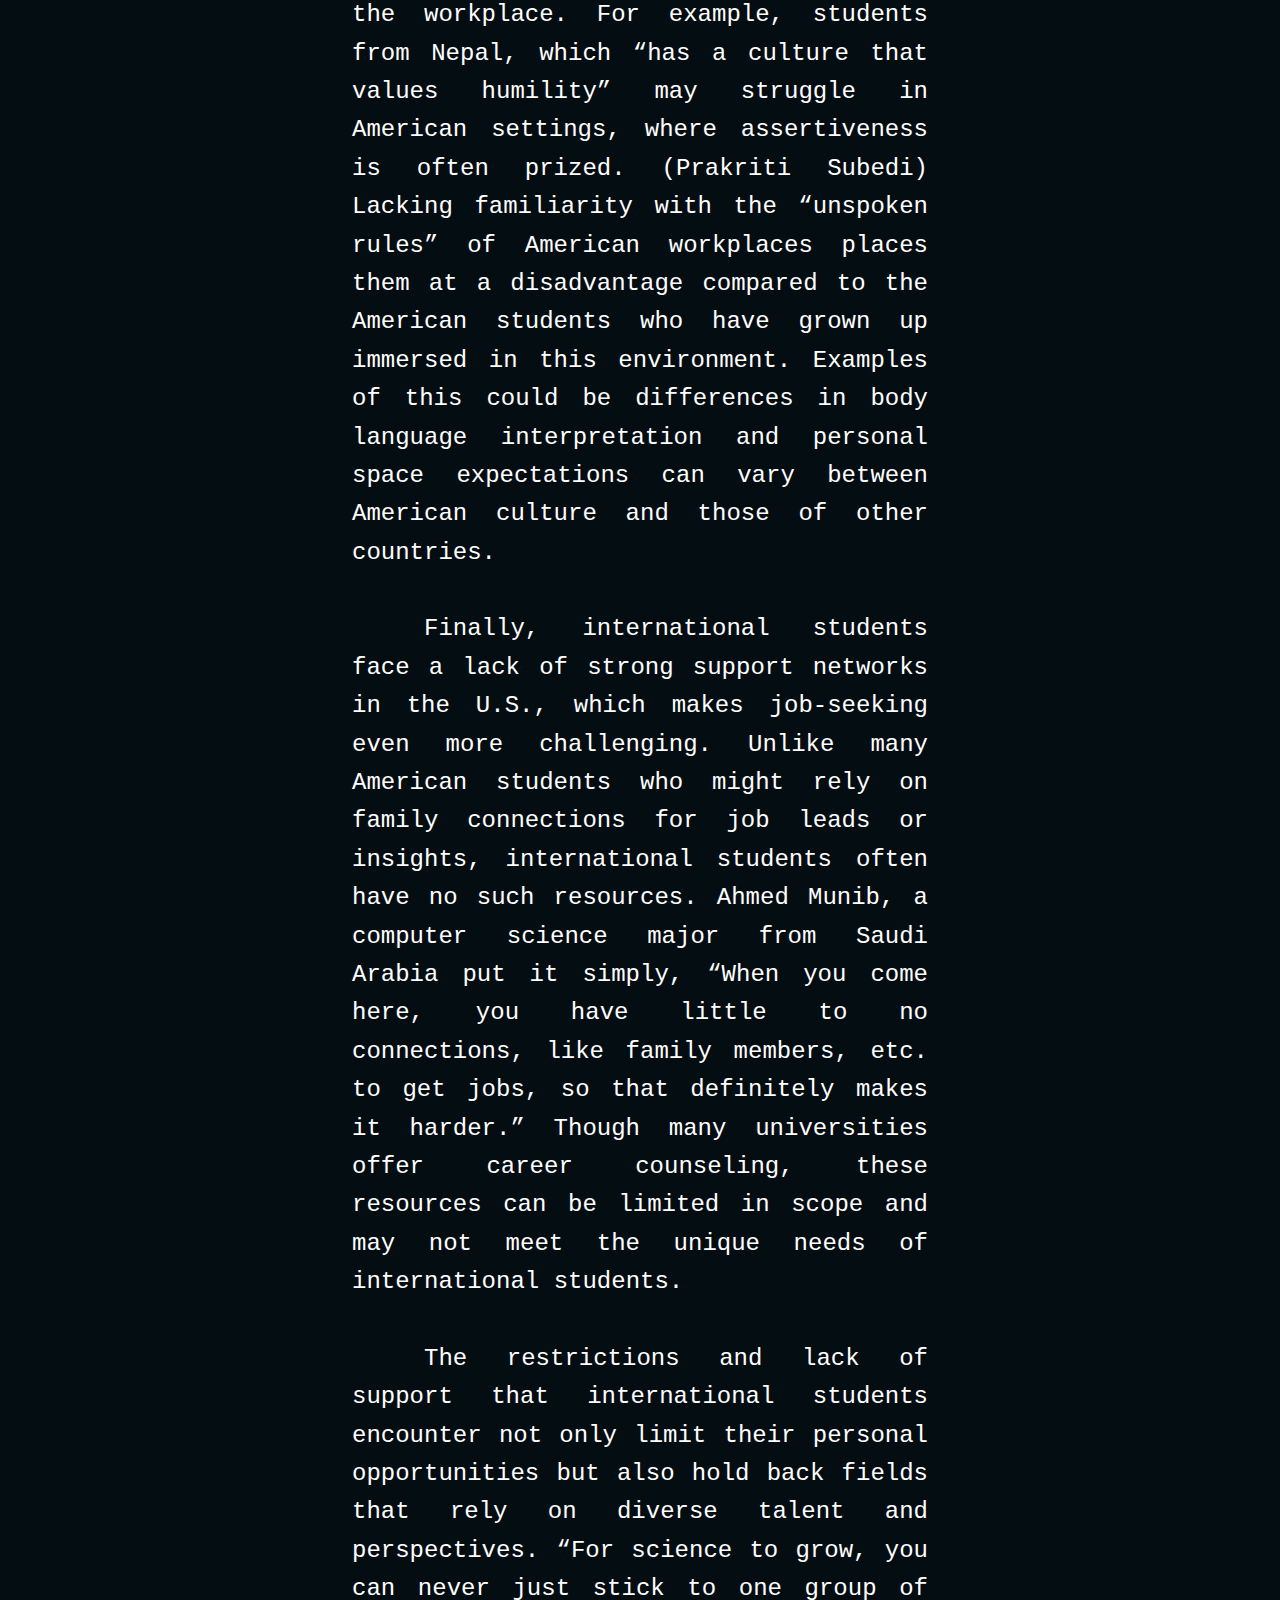
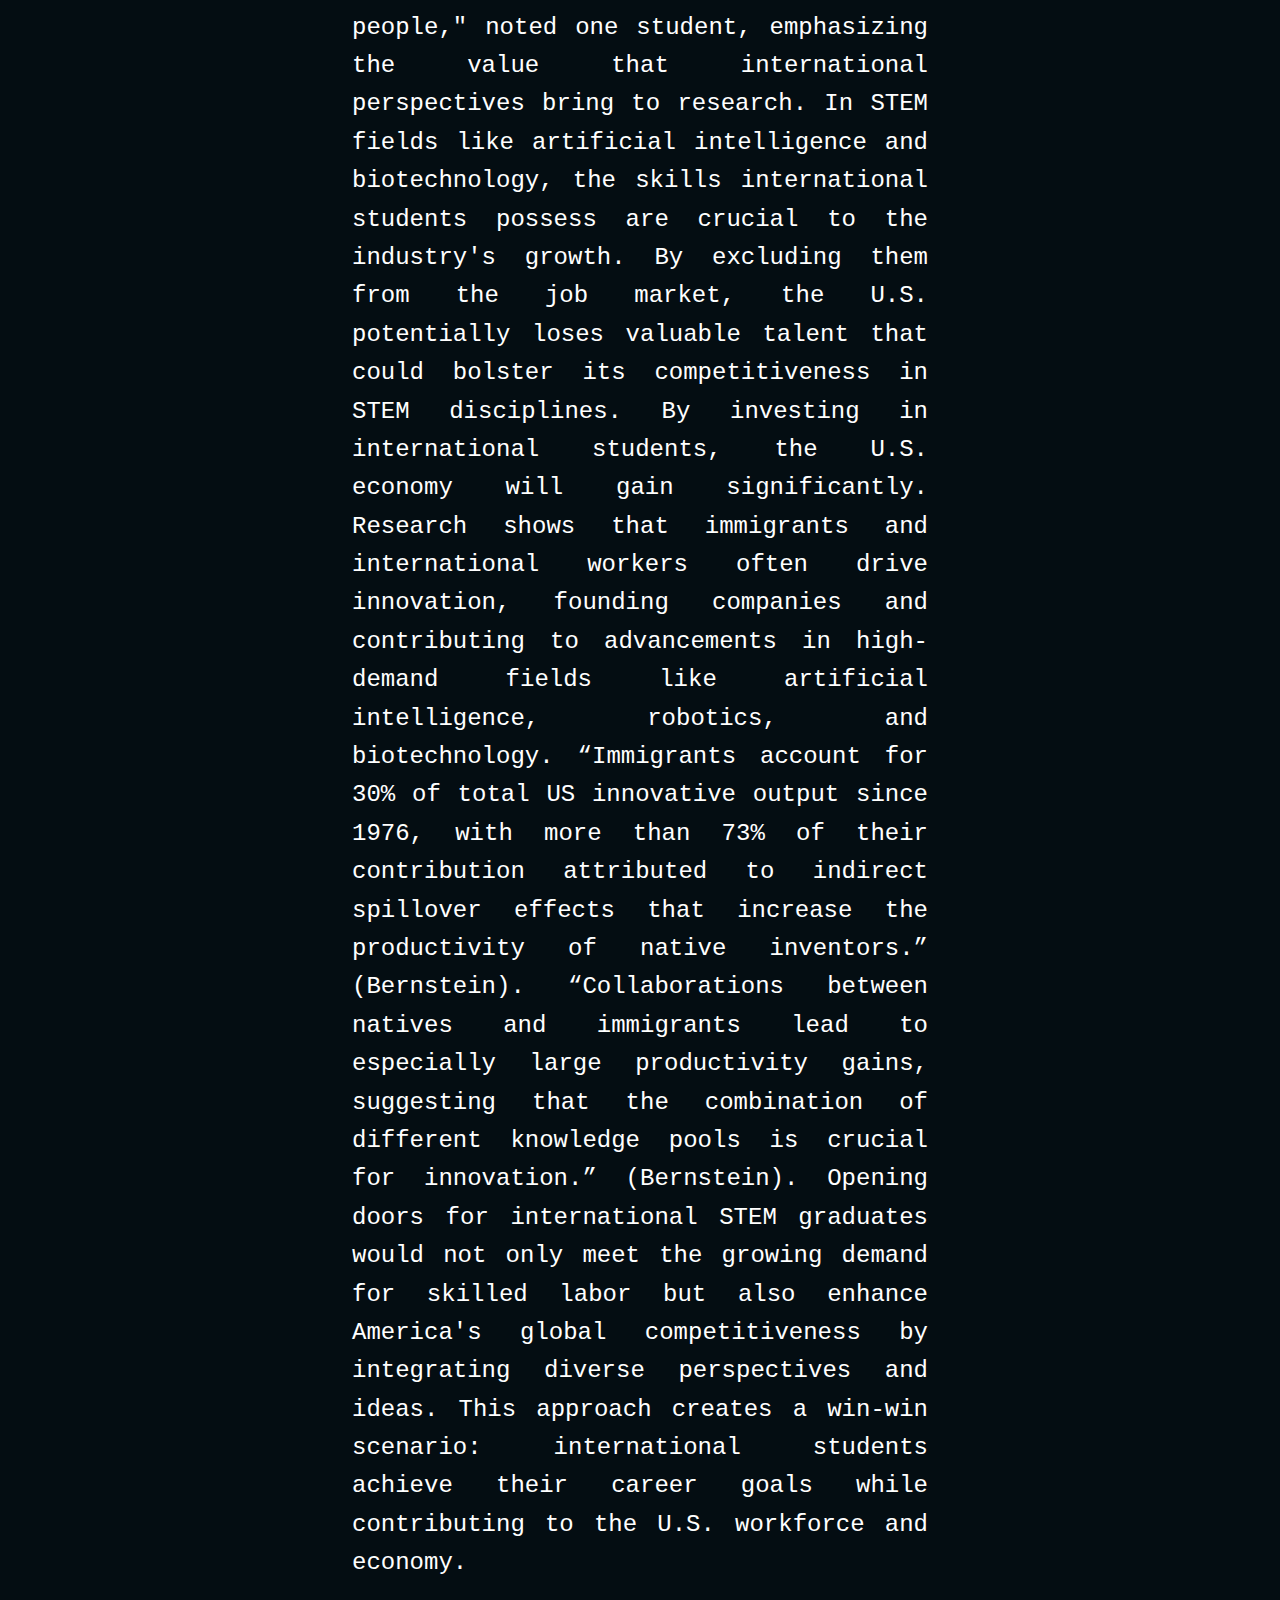
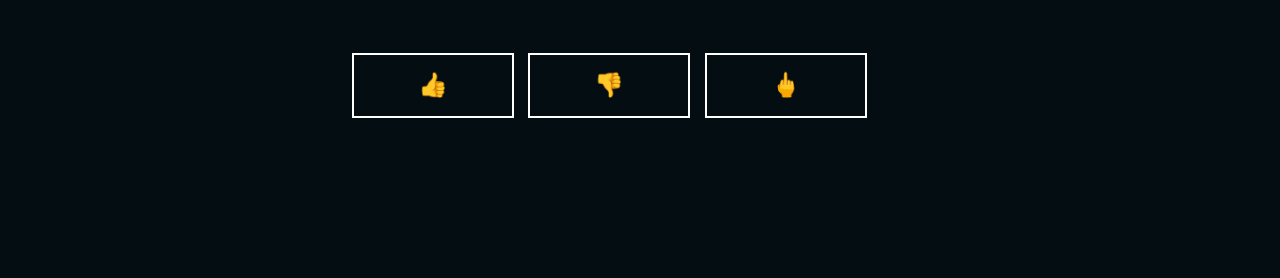
<file: essay3.html>
<!DOCTYPE html>
<html lang="en">
<head>
    <meta charset="UTF-8">
    <meta name="viewport" content="width=device-width, initial-scale=1.0">
    <link rel="stylesheet" href="styles.css">
    <title>Essay</title>
</head>

<header>
    <div class="header-content">
        <div class="header-text">
            <ul>
                <li><a href="about.html">About</a></li>
                    <!-- <li><a href="projects.html">Projects</a></li> -->
                    <li><a href="work.html">Experience</a></li>
                    <li><a href="essays.html">Blog</a></li>
                    <li><a href="contact.html">Contact</a></li>
            </ul>
        </div>
    </div>
</header>
<body>
    <section class="essay-content">


        <h1>Invisible Obstacles: The Struggles of International Students in STEM Careers</h1>
        <p><b>Intro: </b>International students in the U.S. face significant barriers in pursuing STEM careers, from restrictive visa policies to cultural hurdles and limited support networks. These challenges not only affect their opportunities but also deprive the American workforce of valuable talent and diverse perspectives. This essay explores strategies for addressing these challenges and highlights the benefits of integrating more international students into the U.S. job market.</p>
        <p> &emsp;&emsp;&emsp;For international students in the United States, pursuing a career in STEM (Science, Technology, Engineering, and Mathematics) has become pretty difficult due to visa restrictions, cultural differences, and limited support networks. As an international student actively seeking internships, I’ve personally experienced the sting of rejection from companies that explicitly state they do not sponsor visas. These barriers not only hinder their academic experiences but also prevent them from fully contributing to the American workforce, particularly in fields like Computer Science and Biology. Despite bringing unique skills and perspectives, many international students face systemic challenges that limit their ability to secure internships, research opportunities, and full-time jobs. These systemic challenges not only limit the aspirations of talented international students but also deprive the American workforce of innovative minds that could drive economic growth and enrich industries with diverse perspectives and skills.
            <br> <br>
            &emsp;&emsp;&emsp;Visa restrictions are perhaps the most significant obstacle international students face when seeking employment. The conditions for the F-1 student visa state that “F-1 students may not work off-campus during the first academic year, but may accept on-campus employment subject to certain conditions and restrictions” (uscis.gov).  And even if they do work, “any off-campus training employment must be related to their area of study” (uscis.gov). Obviously, this makes it really hard for students at universities like Howard to pay high tuition costs, or in the words of Prakriti Subedi, an international Computer Science major from Nepal, “Firstly, we aren’t allowed to work off campus at all, which is crazy considering the tuition cost… And even for on-campus jobs, they prefer Americans over us… which is heartbreaking.” These limitations prevent many international students from gaining essential work experience, making them less prepared for post-graduation opportunities.
            <br> <br>
            &emsp;&emsp;&emsp;Additionally, visa requirements make many employers hesitant to hire international students, as they often require costly and complicated visa sponsorship. For students with dreams of working in top labs or companies, these restrictions can be heartbreaking. As Zoya Afreen, a biology student from India,  explained, “NIH is my dream place to work at, but I can’t because they don’t take internationals. And that’s just one place; there are so many other labs that I would love to work at but can’t just because of my visa status.” This barrier not only crushes the dreams of students like Zoya but also robs the scientific community of passionate individuals whose dedication and expertise could lead to groundbreaking discoveries that benefit society as a whole.
            <br> <br>
            &emsp;&emsp;&emsp;Cultural differences add another layer of difficulty, impacting international students' ability to network and secure jobs. Professional networking is essential in the American job market, yet many international students come from countries where career opportunities are primarily determined by standardized exams, academic rankings, or institutional prestige rather than personal connections. For instance, in countries like India, “hiring decisions often prioritize scores in competitive exams like the GATE exam”, or degrees from highly ranked universities (Zoya Afreen). This stark contrast leaves many international students unfamiliar with the networking-driven hiring culture in the U.S., putting them at a disadvantage when building professional relationships or advocating for themselves in the job market. Additionally, some students face stereotypes or biases that compound these challenges. “We also have a lot of negative stereotypes as well, which definitely adds up,” (Prakriti Subedi), emphasizing how these preconceptions can affect hiring decisions. These stereotypes include the assumption that international students are wealthy and spoiled, often based on the visible affluence of a small minority, which obscures the financial hardships many students face while supporting their families back home. Additionally, communication barriers, such as accents or perceived lack of fluency in English, often lead to unfair judgments during networking or interviews, even when students are capable communicators. Finally, the "model minority" myth, particularly applied to Asian students, creates unrealistic expectations of hyper-competitiveness and academic focus, disregarding their individuality and the unique challenges they encounter<br> <br>
            &emsp;&emsp;&emsp;Cultural expectations about communication also impact an international student's confidence in the workplace. For example, students from Nepal, which “has a culture that values humility” may struggle in American settings, where assertiveness is often prized. (Prakriti Subedi) Lacking familiarity with the “unspoken rules” of American workplaces places them at a disadvantage compared to the American students who have grown up immersed in this environment. Examples of this could be differences in body language interpretation and personal space expectations can vary between American culture and those of other countries.
            <br> <br>
            &emsp;&emsp;&emsp;Finally, international students face a lack of strong support networks in the U.S., which makes job-seeking even more challenging. Unlike many American students who might rely on family connections for job leads or insights, international students often have no such resources. Ahmed Munib, a computer science major from Saudi Arabia put it simply, “When you come here, you have little to no connections, like family members, etc. to get jobs, so that definitely makes it harder.” Though many universities offer career counseling, these resources can be limited in scope and may not meet the unique needs of international students.
            <br> <br>
            &emsp;&emsp;&emsp;The restrictions and lack of support that international students encounter not only limit their personal opportunities but also hold back fields that rely on diverse talent and perspectives. “For science to grow, you can never just stick to one group of people," noted one student, emphasizing the value that international perspectives bring to research. In STEM fields like artificial intelligence and biotechnology, the skills international students possess are crucial to the industry's growth. By excluding them from the job market, the U.S. potentially loses valuable talent that could bolster its competitiveness in STEM disciplines.
            By investing in international students, the U.S. economy will gain significantly. Research shows that immigrants and international workers often drive innovation, founding companies and contributing to advancements in high-demand fields like artificial intelligence, robotics, and biotechnology. “Immigrants account for 30% of total US innovative output since 1976, with more than 73% of their contribution attributed to indirect spillover effects that increase the productivity of native inventors.” (Bernstein). “Collaborations between natives and immigrants lead to especially large productivity gains, suggesting that the combination of different knowledge pools is crucial for innovation.” (Bernstein). Opening doors for international STEM graduates would not only meet the growing demand for skilled labor but also enhance America's global competitiveness by integrating diverse perspectives and ideas. This approach creates a win-win scenario: international students achieve their career goals while contributing to the U.S. workforce and economy.
            <br> <br>
            <button class="hero-button">👍</button>
            <button class="hero-button">👎</button>
            <button class="hero-button">🖕</button>
        </p>
        
    </section>

    <style>
        h1 {
            font-size: 2rem;
            margin: 10rem 20rem;
            text-align: center;
        }
        p {
            margin: 0rem 22rem;
            margin-bottom: 10rem;
            text-align: justify;
            line-height: 1.6;
        }
    </style>
    <script src="script.js"></script>


</body>
</html>
</file>
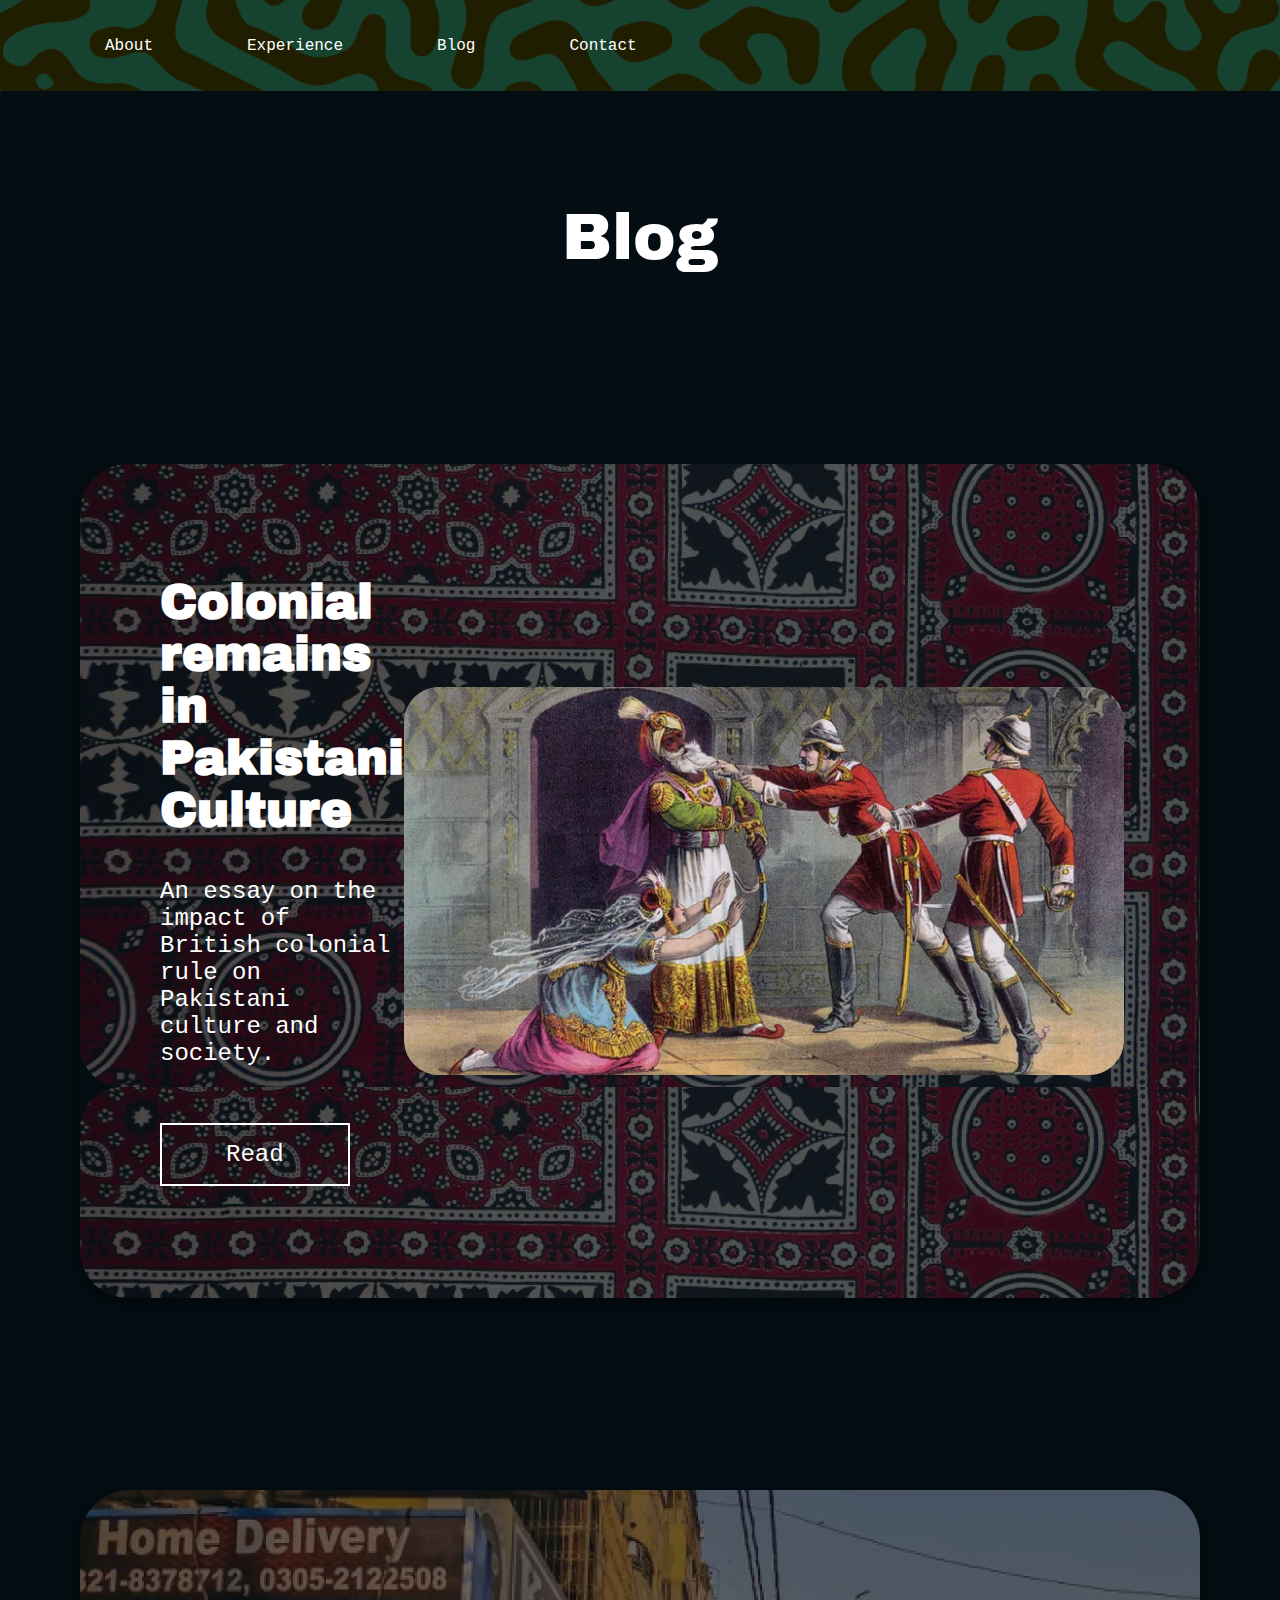
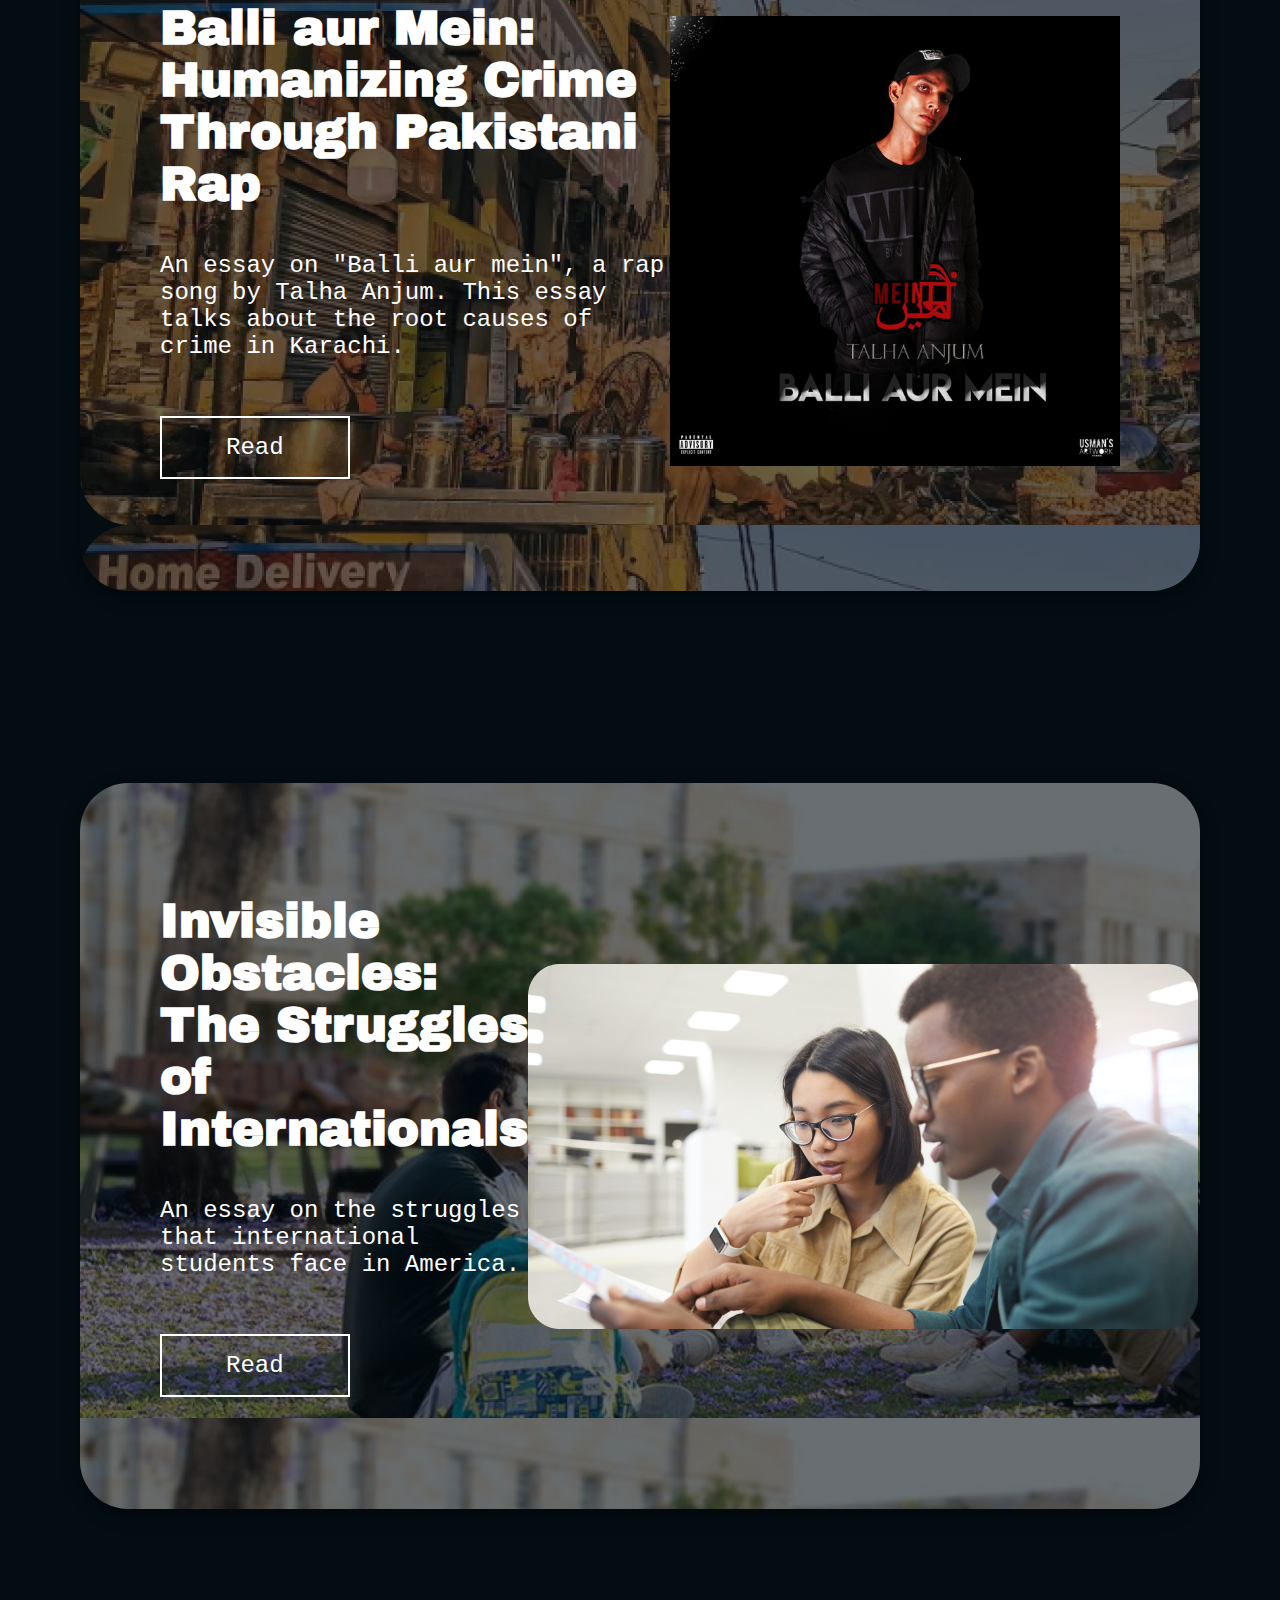
<file: essays.html>
<html lang="en">
<head>
    <meta charset="UTF-8">
    <meta name="viewport" content="width=device-width, initial-scale=1.0">
    <link rel="stylesheet" href="styles.css">
    <title>Work Experience - Nafay</title>
</head>
<body>
    <!-- Header (Navigation Bar) -->
    <header>
        <div class="header-content">
            <div class="header-text">
                <ul>
                    <li><a href="about.html">About</a></li>
                    <!-- <li><a href="projects.html">Projects</a></li> -->
                    <li><a href="work.html">Experience</a></li>
                    <li><a href="essays.html">Blog</a></li>
                    <li><a href="contact.html">Contact</a></li>
                </ul>
            </div>
        </div>
    </header>

    <!-- Work Experience Section -->
    <section id="work" class="project-section">
        <h1 class="projects-title">Blog</h1>   
        <div class="projects">
            <div class="essay-1">
                <div class="project-text">
                    <h3 class="project-title-yt">Colonial remains in Pakistani Culture</h3> <br>
                    <p style="margin: 1.5rem 0rem;">An essay on the impact of British colonial rule on Pakistani culture and society.</p>
                        <button onClick="window.location.href='essay1.html'" class="proj-button">Read</button>
                </div>
                    <img class="project-graphic" src="image 1.png" alt="">
            </div>

            <div class="essay-2">
                <div class="project-text">
                    <h3 class="project-title-yt">Balli aur Mein: Humanizing Crime Through Pakistani Rap</h3> <br>
                    <p style="margin: 1.5rem 0rem;">An essay on "Balli aur mein", a rap song by Talha Anjum. This essay talks about the root causes of crime in Karachi.</p>
                        <button onClick="window.location.href='essay2.html'" class="proj-button">Read</button>
                </div>
                    <img class="project-graphic-2" src="ab67616d0000b273a8fce84ee7d8c4b6a6884cec.jpeg" alt="">
            </div>

            <div class="essay-3">
                <div class="project-text">
                    <h3 class="project-title-yt">Invisible Obstacles: The Struggles of Internationals</h3> <br>
                    <p style="margin: 1.5rem 0rem;">An essay on the struggles that international students face in America.</p>
                        <button onClick="window.location.href='essay3.html'" class="proj-button">Read</button>
                </div>
                    <img class="project-graphic" src="image 4.png" alt="">
            </div>

        </div>
    </section>

    <script src="script.js"></script>
</body>
</html>
</file>
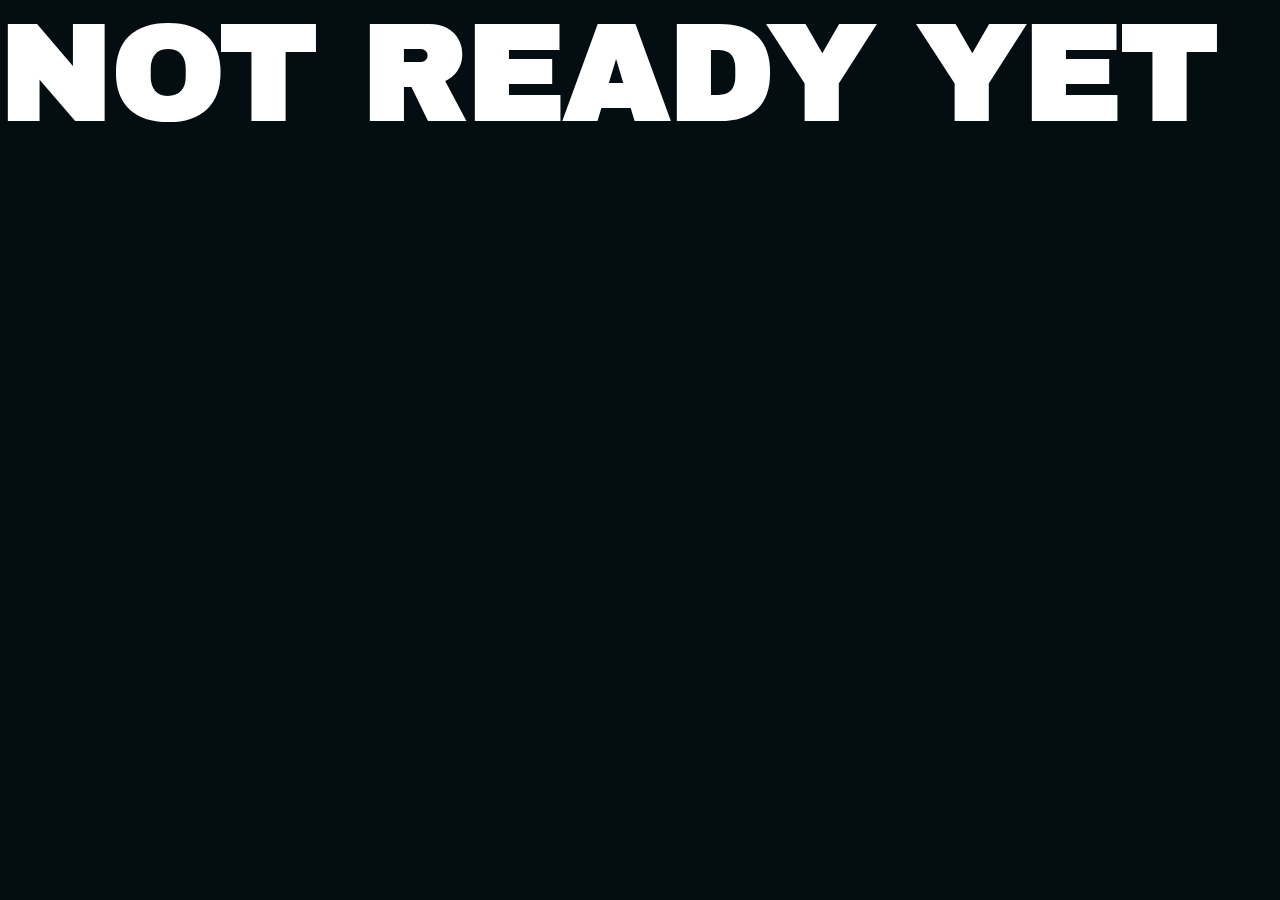
<file: projects.html>
<!DOCTYPE html>
<html lang="en">
<head>
    <meta charset="UTF-8">
    <meta name="viewport" content="width=device-width, initial-scale=1.0">
    <link rel="stylesheet" href="styles.css">
    <title>Projects - Nafay</title>
</head>
<body>
    <h1>NOT READY YET</h1>
    <!-- Header (Navigation Bar) -->
    <!-- <header>
        <div class="header-content">
            <div class="header-text">
                <ul>

                    <li><a href="about.html">About</a></li>
                    <li><a href="projects.html">Projects</a></li>
                    <li><a href="work.html">Work Experience</a></li>
                    <li><a href="essays.html">Blog</a></li>
                </ul>
            </div>
        </div>
    </header>

    <!-- Projects Section -->
    <!-- <section id="projects" class="project-section">
        <h1 class="projects-title">&lt; <span class="blue">Personal Projects</span> /&gt;</h1>   
        <div class="projects">
            <div class="project">
                <div class="project-text">
                    <h3>Expense Tracker,</h3> <br>
                    <p>An expense tracker web app made with HTML, CSS, and JavaScript...</p>
                    <a href="https://github.com/abdulnafay1/expense-tracker"><button class="proj-button">&lt; Explore /&gt;</button></a>
                </div>
            </div>

            <div class="project">
                <div class="project-text">
                    <h3>Weather App,</h3> <br>
                    <p>A Python weather app using the OpenWeatherMap API...</p>
                    <a href="https://github.com/abdulnafay1/weather-app"><button class="proj-button">&lt; Explore /&gt;</button></a>
                </div>
            </div>
        </div>
    </section>

    <script src="script.js"></script>
</body>
</html>
</file>
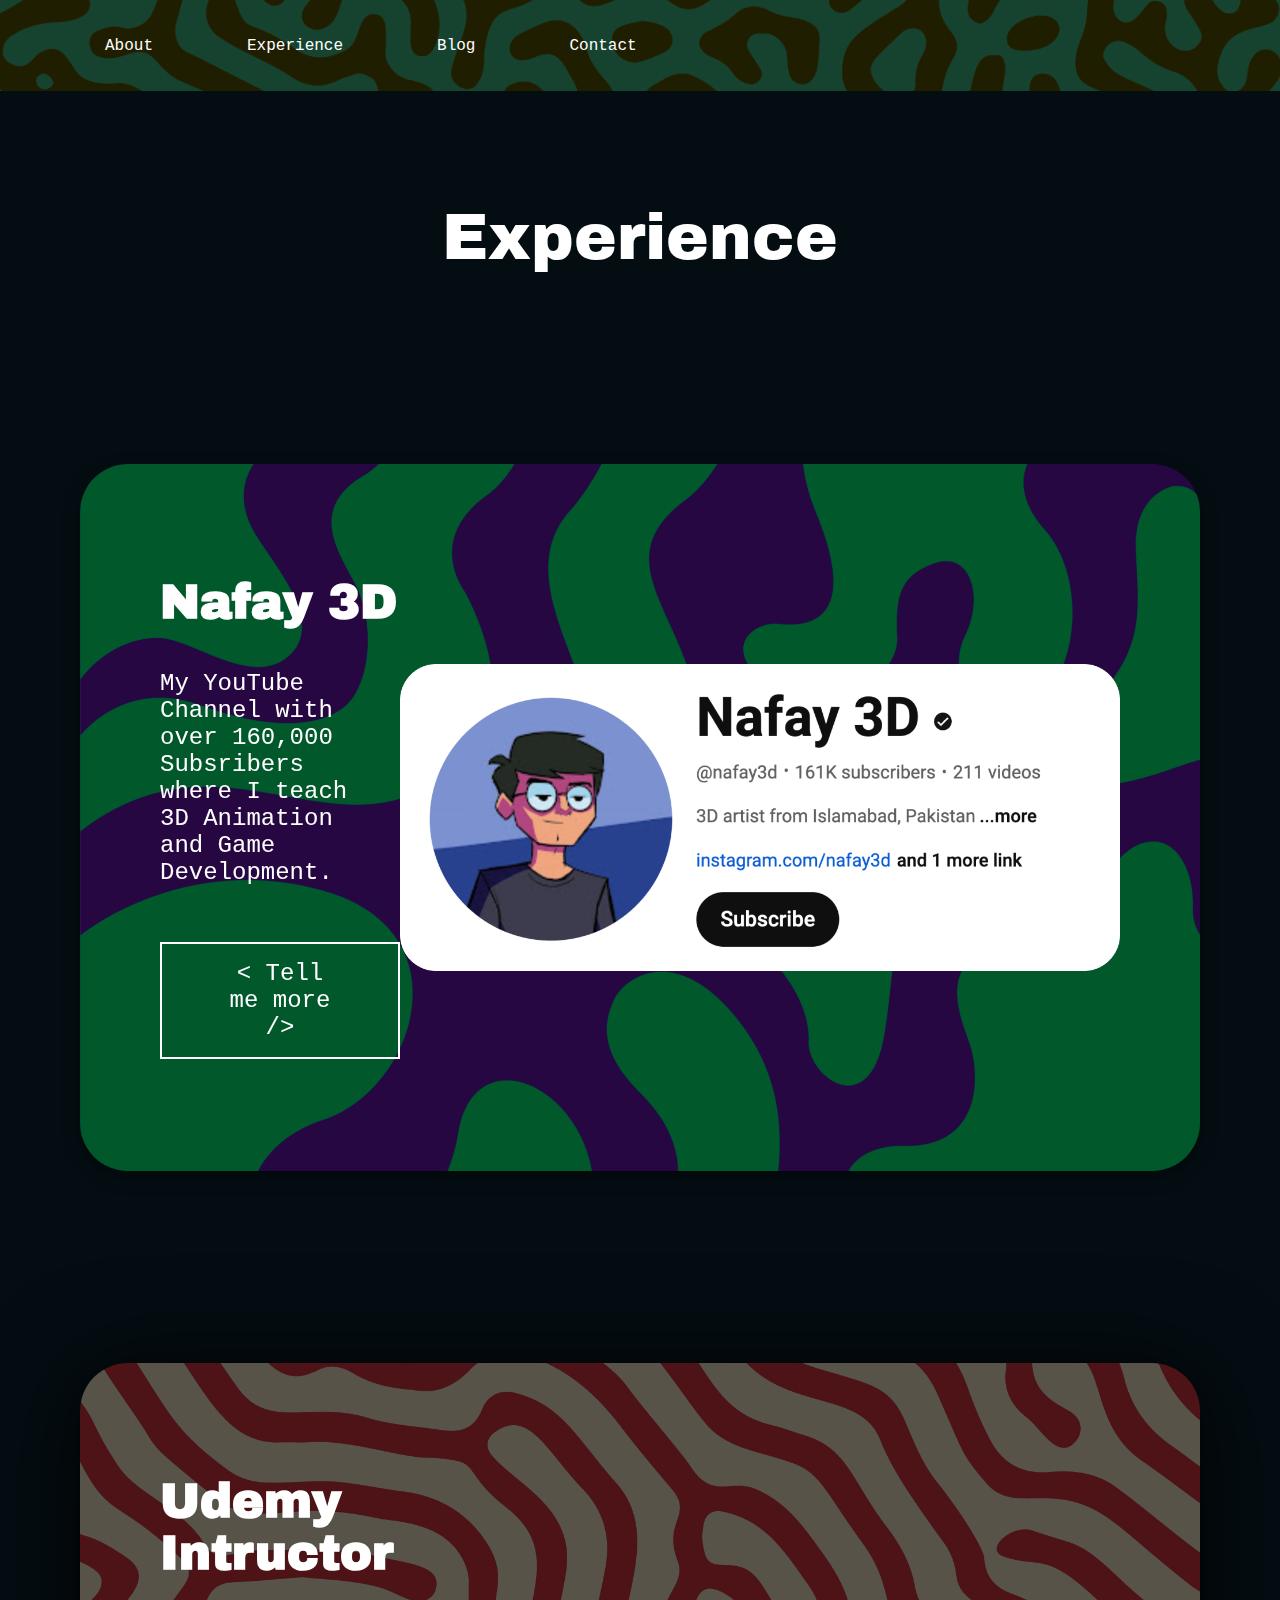
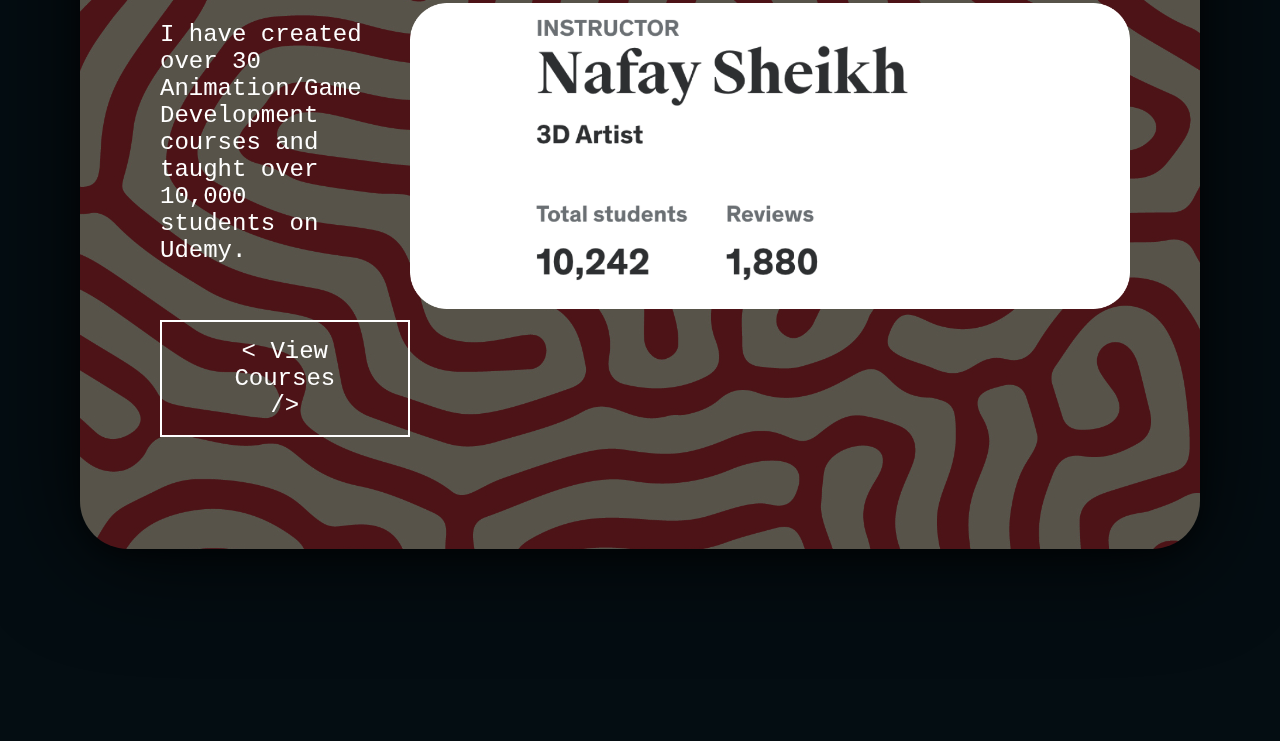
<file: work.html>
<!DOCTYPE html>
<html lang="en">
<head>
    <meta charset="UTF-8">
    <meta name="viewport" content="width=device-width, initial-scale=1.0">
    <link rel="stylesheet" href="styles.css">
    <title>Work Experience - Nafay</title>
</head>
<body>
    <!-- Header (Navigation Bar) -->
    <header>
        <div class="header-content">
            <div class="header-text">
                <ul>
                    <li><a href="about.html">About</a></li>
                    <!-- <li><a href="projects.html">Projects</a></li> -->
                    <li><a href="work.html">Experience</a></li>
                    <li><a href="essays.html">Blog</a></li>
                    <li><a href="contact.html">Contact</a></li>
                </ul>
            </div>
        </div>
    </header>

    <!-- Work Experience Section -->
    <section id="work" class="project-section">
        <h1 class="projects-title">Experience</h1>   
        <div class="projects">
            <div class="project-1">
                <div class="project-text">
                    <h3 class="project-title-yt">Nafay 3D</h3> <br>
                    <p style="margin: 1.5rem 3rem 1.5rem 0rem;">My YouTube Channel with over 160,000 Subsribers where I teach 3D Animation and Game Development.</p>
                        <button onClick="window.location.href='yt-project.html'" class="proj-button">&lt; Tell me more /&gt;</button>
                </div>
                    <img class="project-graphic" src="Screenshot 2024-10-22 at 6.47.43 PM 1.png" alt="">
            </div>

            <div class="project-2">
                <div class="project-text">
                    <h3 class="project-title-yt">Udemy Intructor</h3> <br>
                    <p style="margin: 1.5rem 3rem 1.5rem 0rem;">I have created over 30 Animation/Game Development courses and taught over 10,000 students on Udemy.</p>
                        <a href="https://www.udemy.com/user/nafay-sheikh/"><button class="proj-button">&lt; View Courses /&gt;</button></a>
                </div>
                    <img class="project-graphic" src="Screenshot 2024-10-22 at 6.58.02 PM 1.png" alt="">
            </div>

            
        </div>
    </section>

    <script src="script.js"></script>
</body>
</html>
</file>
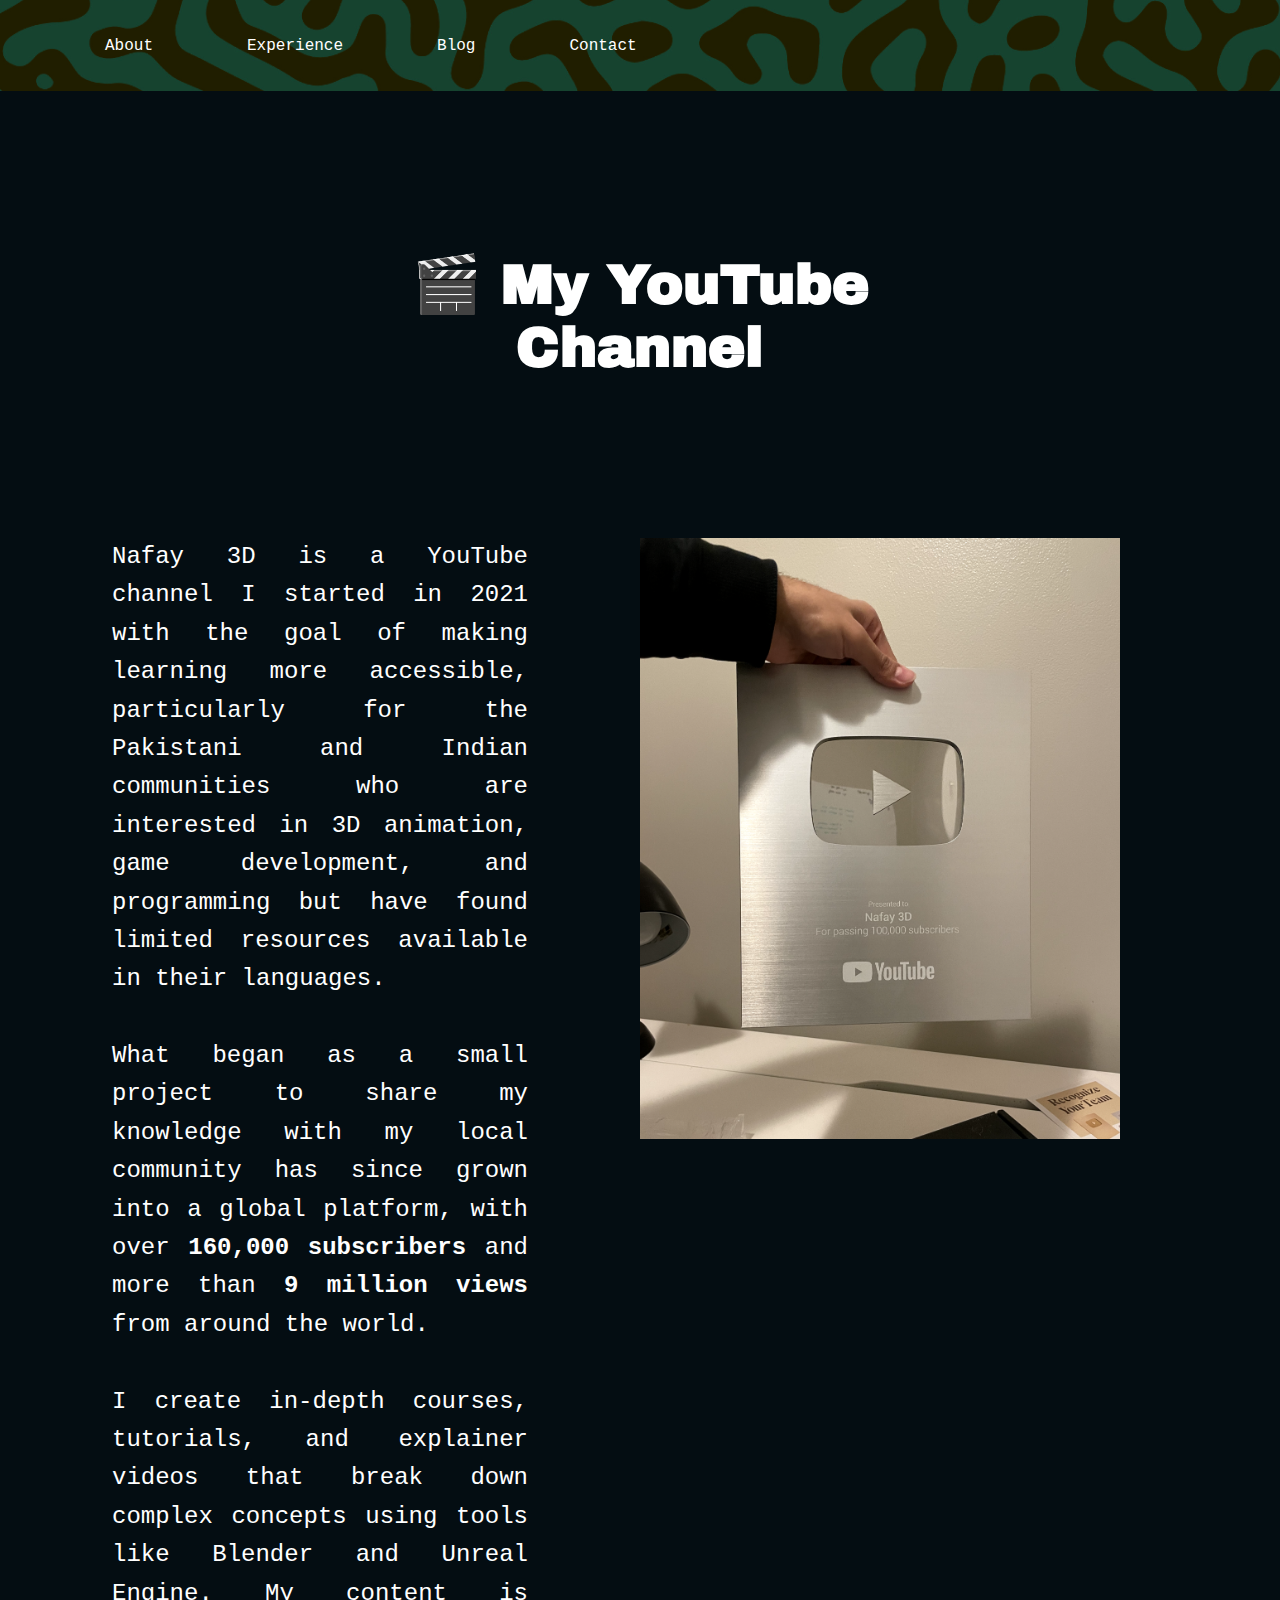
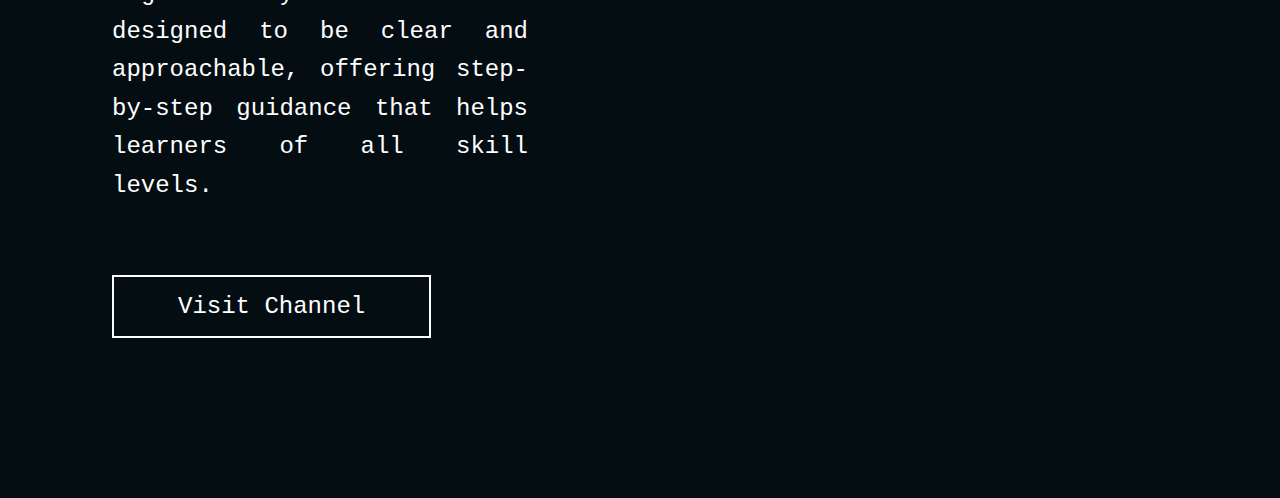
<file: yt-project.html>
<!DOCTYPE html>
<html lang="en">
<head>
    <meta charset="UTF-8">
    <meta name="viewport" content="width=device-width, initial-scale=1.0">
    <link rel="stylesheet" href="styles.css">
    <title>Nafay 3D - YT Channel</title>
</head>

<header>
    <div class="header-content">
        <div class="header-text">
            <ul>
                <li><a href="about.html">About</a></li>
                    <!-- <li><a href="projects.html">Projects</a></li> -->
                    <li><a href="work.html">Experience</a></li>
                    <li><a href="essays.html">Blog</a></li>
                    <li><a href="contact.html">Contact</a></li>
            </ul>
        </div>
    </div>
</header>
<body>
    <section class="essay-content">
        <h1>🎬 My YouTube Channel</h1>
        <div class="container">
            <p>Nafay 3D is a YouTube channel I started in 2021 with the goal of making learning more accessible, particularly for the Pakistani and Indian communities who are interested in 3D animation, game development, and programming but have found limited resources available in their languages. <br><br> What began as a small project to share my knowledge with my local community has since grown into a global platform, with over <b>160,000 subscribers</b> and more than <b>9 million views</b> from around the world. <br><br>
                I create in-depth courses, tutorials, and explainer videos that break down complex concepts using tools like Blender and Unreal Engine. My content is designed to be clear and approachable, offering step-by-step guidance that helps learners of all skill levels. <br><br>
                <a href="https://www.youtube.com/@nafay3d"><button class="proj-button">Visit Channel</button></a>
            </p>
            
                <img src="IMG_3228 1.png" alt="Image cannot be displayed">
        </div>
        
    </section>

    <style>
        h1 {
            font-size: 3.5rem;
            margin: 10rem 20rem;
            text-align: center;
        }
        p {
            margin: 0rem 7rem;
            margin-bottom: 10rem;
            text-align: justify;
            line-height: 1.6;
            flex: 1;
        }

        .container {
            display: flex;
            justify-content: space-between;
            align-items: flex-start;
        }



        .container img {
            flex: 1;
            max-width: 30rem; /* Control the image size */
            height: auto;
            margin-right: 10rem;
            /* border: 5px solid #ffffff; */
            
        }

    </style>
    <script src="script.js"></script>


</body>
</html>
</file>
<file: styles.css>
@import url('https://fonts.googleapis.com/css2?family=Abril+Fatface&family=Archivo+Black&display=swap');
@import url('https://fonts.googleapis.com/css2?family=Archivo:ital,wght@0,100..900;1,100..900&display=swap');

/* Reset some default styles */
body, h1, h2, h3, p {
    margin: 0;
    padding: 0;
    
}

html {
    scroll-behavior: smooth;
   }

.nafay {
    font-family: Abril Fatface;
    font-size: 2rem;
}

a {
    text-decoration: none;
}

.bg {
    background-image: url('26668 1.png');
}

li {
    font-family: 'Courier New', Courier, monospace;
    color: #bababa;
    display: inline;
    margin-left: 5vh;
    margin-right: 5vh;
    -webkit-user-select: none; /* Safari */
    -ms-user-select: none; /* IE 10 and IE 11 */
    user-select: none; /* Standard syntax */
}

li:hover {
    cursor: pointer;
    color: white;
    transition: 0.1s;
}

h1 {
    font-family: Archivo Black;
    font-size: 15vh;
}

h2 {
    font-family: 'Courier New', Courier, monospace;
    font-weight: 400;
    font-size: 4vh;
    margin: 2vh;
    
}

.hero-button {
    color: white;
    font-family: 'Courier New', Courier, monospace;
    font-size: 1.5rem;
    border: 2px solid #ffffff;
    background-color: transparent;
    padding: 1rem 4rem;
    margin-top: 2rem;

}


.hero-button:hover {
    background-color: white; /* Green */
    color: #040D12;
    cursor: pointer;
    transition: 0.1s;
}

.hey {
    font-size: 5vh;
    margin-top: 15vh;

}


.hero {
    display: flex;
    margin: 0rem 5rem 0rem 5rem;
    padding-top: 3rem;
    justify-content: space-between;
    
}

body {
    background-color: #040D12;
    color: white;
}



/* Header styles */
header {
    background-image: url('26668 1.png');
    color: #fff;
    padding: 20px;
}

.header-content {
    display: flex;
    justify-content: space-between;
}

.footer-content {
    display: block;
    margin-left: auto;
    margin-right: auto;
}

.header-graphic-main {
    max-width: 40vw;
    margin: 0;
    float: right;
    clear: right;
}



.header-graphic-main {
    margin-bottom: 0vh;
}


.header-graphic {
    margin-bottom: 0vh;
    height: 33rem;
    width: auto;
}




h3 {
    font-family: Archivo Black;
    font-size: 2rem;
}

p {
    font-family: 'Courier New', Courier, monospace;
    font-size: 1.5rem;
}



h4 {
    color: white;
    font-family: 'Courier New', Courier, monospace;
    padding: 3rem 7rem;
    font-size: 2rem;
    font-weight: 400;

}

.second-box {
    border: 2px solid;
    padding: 2rem 0rem;
    margin-top: 0rem;
}

.blue {
    color: #3684FA;
}

.skills {

    background-image: url('9312976 1.png');
    padding: 5rem 0rem;
}

.skills-img {
    max-width: 80vw;
    display: block;
    margin-left: auto;
    margin-right: auto;
    
}

.skills-title {
    font-family: 'Courier New', Courier, monospace;
    font-weight: 400;
    text-align: center;
    font-size: 5rem;
    padding: 10rem;
    

}

.projects-title {
    font-family: Archivo Black;
    font-weight: 400;
    text-align: center;
    font-size: 4rem;
    padding: 7rem;
}

.project-graphic {
    max-width: 80vh;

}

.project-graphic-2 {
    max-width: 50vh;

}

.project-1 {
    position: sticky;
    top: 10vh;
    display: flex;
    justify-content: space-between;
    align-items: center;
    margin: 5rem;
    border-radius: 3rem;
    padding: 7rem 5rem;
    margin-bottom: 12rem;
    background-image: url('bg2608228 1.png');
    box-shadow: 0 4px 8px 0 rgba(0, 0, 0, 0.2), 0 6px 20px 0 rgba(0, 0, 0, 0.19);
    overflow: auto;
}

.essay-1 {
    
    top: 10vh;
    display: flex;
    justify-content: space-between;
    align-items: center;
    margin: 5rem;
    border-radius: 3rem;
    padding: 7rem 5rem;
    margin-bottom: 12rem;
    background-image: url('image 2 (2).png');
    box-shadow: 0 4px 8px 0 rgba(0, 0, 0, 0.2), 0 6px 20px 0 rgba(0, 0, 0, 0.19);
    overflow: auto;
}

.essay-2 {
    
    top: 10vh;
    display: flex;
    justify-content: space-between;
    align-items: center;
    margin: 5rem;
    border-radius: 3rem;
    padding: 7rem 5rem;
    margin-bottom: 12rem;
    background-image: url('burns-road-food-street-karachi 1.png');
    box-shadow: 0 4px 8px 0 rgba(0, 0, 0, 0.2), 0 6px 20px 0 rgba(0, 0, 0, 0.19);
    overflow: auto;
}

.essay-3 {
    
    top: 10vh;
    display: flex;
    justify-content: space-between;
    align-items: center;
    margin: 5rem;
    border-radius: 3rem;
    padding: 7rem 5rem;
    margin-bottom: 12rem;
    background-image: url('image 3 (1).png');
 
    box-shadow: 0 4px 8px 0 rgba(0, 0, 0, 0.2), 0 6px 20px 0 rgba(0, 0, 0, 0.19);
    overflow: auto;
}


.project-2 {
    position: sticky;
    top: 10vh;
    display: flex;
    justify-content: space-between;
    align-items: center;
    margin: 5rem;
    border-radius: 3rem;
    padding: 7rem 5rem;
    margin-bottom: 12rem;
    background-image: url('27303 1.png');
    box-shadow: 0 10px 100px 0 rgba(0, 0, 0, 0.8), 0 6px 20px 0 rgba(0, 0, 0, 0.4);

    overflow: auto;
}

.project-title-yt {
    font-size: 3rem;
}

.project-yt {
    -webkit-box-shadow: 0px -15px 58px -29px rgba(0,0,0,1);
    -moz-box-shadow: 0px -15px 58px -29px rgba(0,0,0,1);
    box-shadow: 0px -15px 58px -29px rgba(0,0,0,1);
    position: sticky;
    top: 10vh;
    display: flex;
    justify-content: space-between;
    align-items: center;
    margin: 5rem;
    border-radius: 3rem;
    padding: 7rem 5rem;
    margin-bottom: 12rem;
    background-image: url('bg2608228 1.png');
    box-shadow: 0 4px 8px 0 rgba(0, 0, 0, 0.2), 0 6px 20px 0 rgba(0, 0, 0, 0.19);
}

.project-weather {
    position: sticky;
    top: 10vh;
    display: flex;
    justify-content: space-between;
    align-items: center;
    margin: 5rem;
    border-radius: 3rem;
    padding: 7rem 5rem;
    margin-bottom: 12rem;
    background-image: url('4944287 1.png');
    box-shadow: 0 4px 8px 0 rgba(0, 0, 0, 0.2), 0 6px 20px 0 rgba(0, 0, 0, 0.19);
    overflow: auto;
}

.udemy-work {
    position: sticky;
    top: 10vh;
    display: flex;
    justify-content: space-between;
    align-items: center;
    margin: 5rem;
    border-radius: 3rem;
    padding: 7rem 5rem;
    margin-bottom: 12rem;
    background-image: url('27303 1.png');
    box-shadow: 0 4px 8px 0 rgba(0, 0, 0, 0.2), 0 6px 20px 0 rgba(0, 0, 0, 0.19);
    overflow: auto;
}

.kool-work {
    position: sticky;
    top: 10vh;
    display: flex;
    justify-content: space-between;
    align-items: center;
    margin: 5rem;
    border-radius: 3rem;
    padding: 7rem 5rem;
    margin-bottom: 12rem;
    background-image: url('4975027 1.png');
    box-shadow: 0 4px 8px 0 rgba(0, 0, 0, 0.2), 0 6px 20px 0 rgba(0, 0, 0, 0.19);
    overflow: auto;
}



.proj-button {
    font-family: 'Courier New', Courier, monospace;
    font-size: 1.5rem;
    color: white;
    border: 2px solid #ffffff;
    background-color: transparent;
    padding: 1rem 4rem;
    margin-top: 2rem;
}

.proj-button:hover {
    background-color: white; /* Green */
    color: #040D12;
    cursor: pointer;
    transition: 0.1s;
}

.phone {
    display: none;
}

.last {
    margin-top: 3rem;
}

.contact-btns {
    display: flex;
    align-items: center;
    margin: 3rem 7rem;
    gap: 3rem;
}






/* Wrapper for centering the text */
.wrapper {
    height: 100vh;
    display: grid;
    place-items: center;
    margin-top: -10vh; /* Adjust to fit within your layout */
  }
  
  /* Typing demo styles */
  .typing-demo {
    width: 40ch; /* Adjust width according to your text */
    animation: typing 4s steps(40), blink .5s step-end infinite alternate;
    white-space: nowrap;
    overflow: hidden;
    border-right: 3px solid white; /* Adjust color for contrast */
    font-family: monospace;
    font-size: 2rem;
    color: white;
    margin-top: -10vh; /* Adjust to fit within your layout */
  }
  
  /* Typing animation */
  @keyframes typing {
    from {
      width: 0;
    }
  }
  
  /* Blinking cursor effect */
  @keyframes blink {
    50% {
      border-color: transparent;
    }
  }
  


/* Add padding to the whole page */
.essay-section {
    display: flex;               /* Use flexbox */
    flex-direction: column;      /* Stack children vertically */
    align-items: center;         /* Center horizontally */
    justify-content: center;     /* Center vertically */
    padding: 10rem 0;         /* Add extra top padding to prevent overlap with the navbar */
    height: 100vh;               /* Make the section take full viewport height */
    text-align: center;          /* Center text inside the section */
}


.essay-title {
    font-family: Archivo Black;

    font-size: 4rem; /* Reduced font size for the title */
    margin: 2rem 0rem;
}

/* Style for the individual essay items */
.essay-item-1 {
    position: relative; /* Set position to relative for absolute positioning of pseudo-element */
    width: 100%;
    max-width: 50vw; /* Limit the width of each essay item */
    padding: 4.5rem 7rem; /* Add padding inside each essay item */
    background-image: url("image (5).png"); /* Background image for essay items */
    background-size: cover;
    color: white;
    text-align: left;
    border-radius: 2rem; /* Rounded corners */
    cursor: pointer;
    transition: background-color 0.3s ease;
    box-shadow: 0 4px 8px rgba(0, 0, 0, 0.1); /* Adds a subtle shadow */
    margin: 3rem 0; /* Adds space between essay items */
    overflow: hidden; /* Ensures the overlay doesn't affect the layout */
    
}

.essay-item-2 {
    position: relative; /* Set position to relative for absolute positioning of pseudo-element */
    width: 100%;
    max-width: 50vw; /* Limit the width of each essay item */
    padding: 4.5rem 7rem; /* Add padding inside each essay item */
    background-image: url("image (6).png"); /* Background image for essay items */
    background-size: cover;
    color: white;
    text-align: left;
    border-radius: 2rem; /* Rounded corners */
    cursor: pointer;
    transition: background-color 0.3s ease;
    box-shadow: 0 4px 8px rgba(0, 0, 0, 0.1); /* Adds a subtle shadow */
    margin: 3rem 0; /* Adds space between essay items */
    overflow: hidden; /* Ensures the overlay doesn't affect the layout */
}


.essay-item-title {
    font-family: Archivo;
    margin: 0rem;
    padding: 0;
    font-size: 2rem;
}

.essay-item-p {
    margin: 2rem 0;
    color: #ffffff;
}



/* Hover effect for essay items */
.essay-item-1:hover { /* Darker background on hover */
    box-shadow: 0 20px 80px rgba(216, 216, 216, 0.1); /* Adds a subtle shadow */
    transition: box-shadow 0.2s ease;
}

/* Centering the essay list and giving it some vertical spacing */
.essay-list {
    padding-top: 3rem;
    display: flex;
    flex-direction: column;
    align-items: center;
    gap: 0.2rem; /* Adds space between the essay items */
    margin: 0;
    width: 70vw;
}





a {
    text-decoration: none;
    color: white; /* Set nav links to white */
}

nav a:hover {
    color: #bababa; /* Optional: Add hover color for better UX */
}




.contact-me {

    font-family: Archivo Black;
    font-size: 4rem;
}







@media only screen and (max-width: 600px) {
    body {
      display: none;
    }
    
  }
</file>
